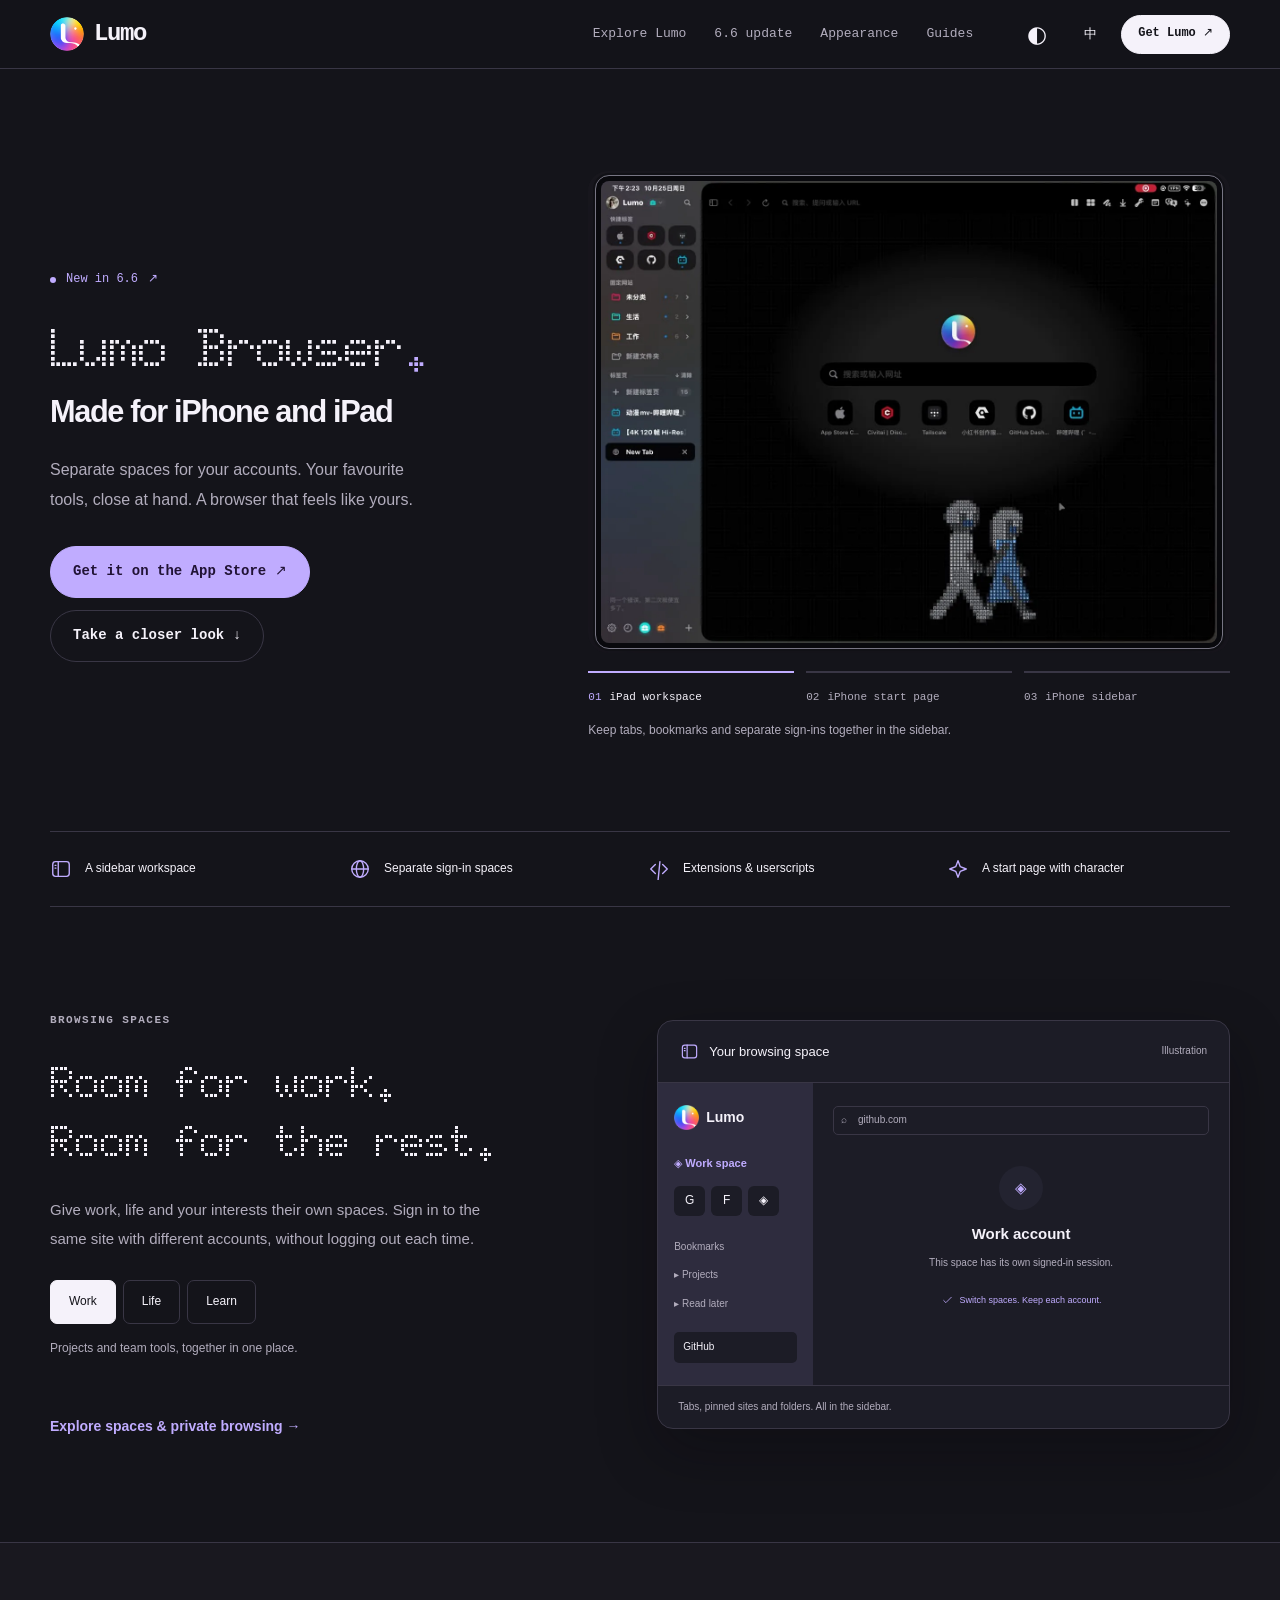
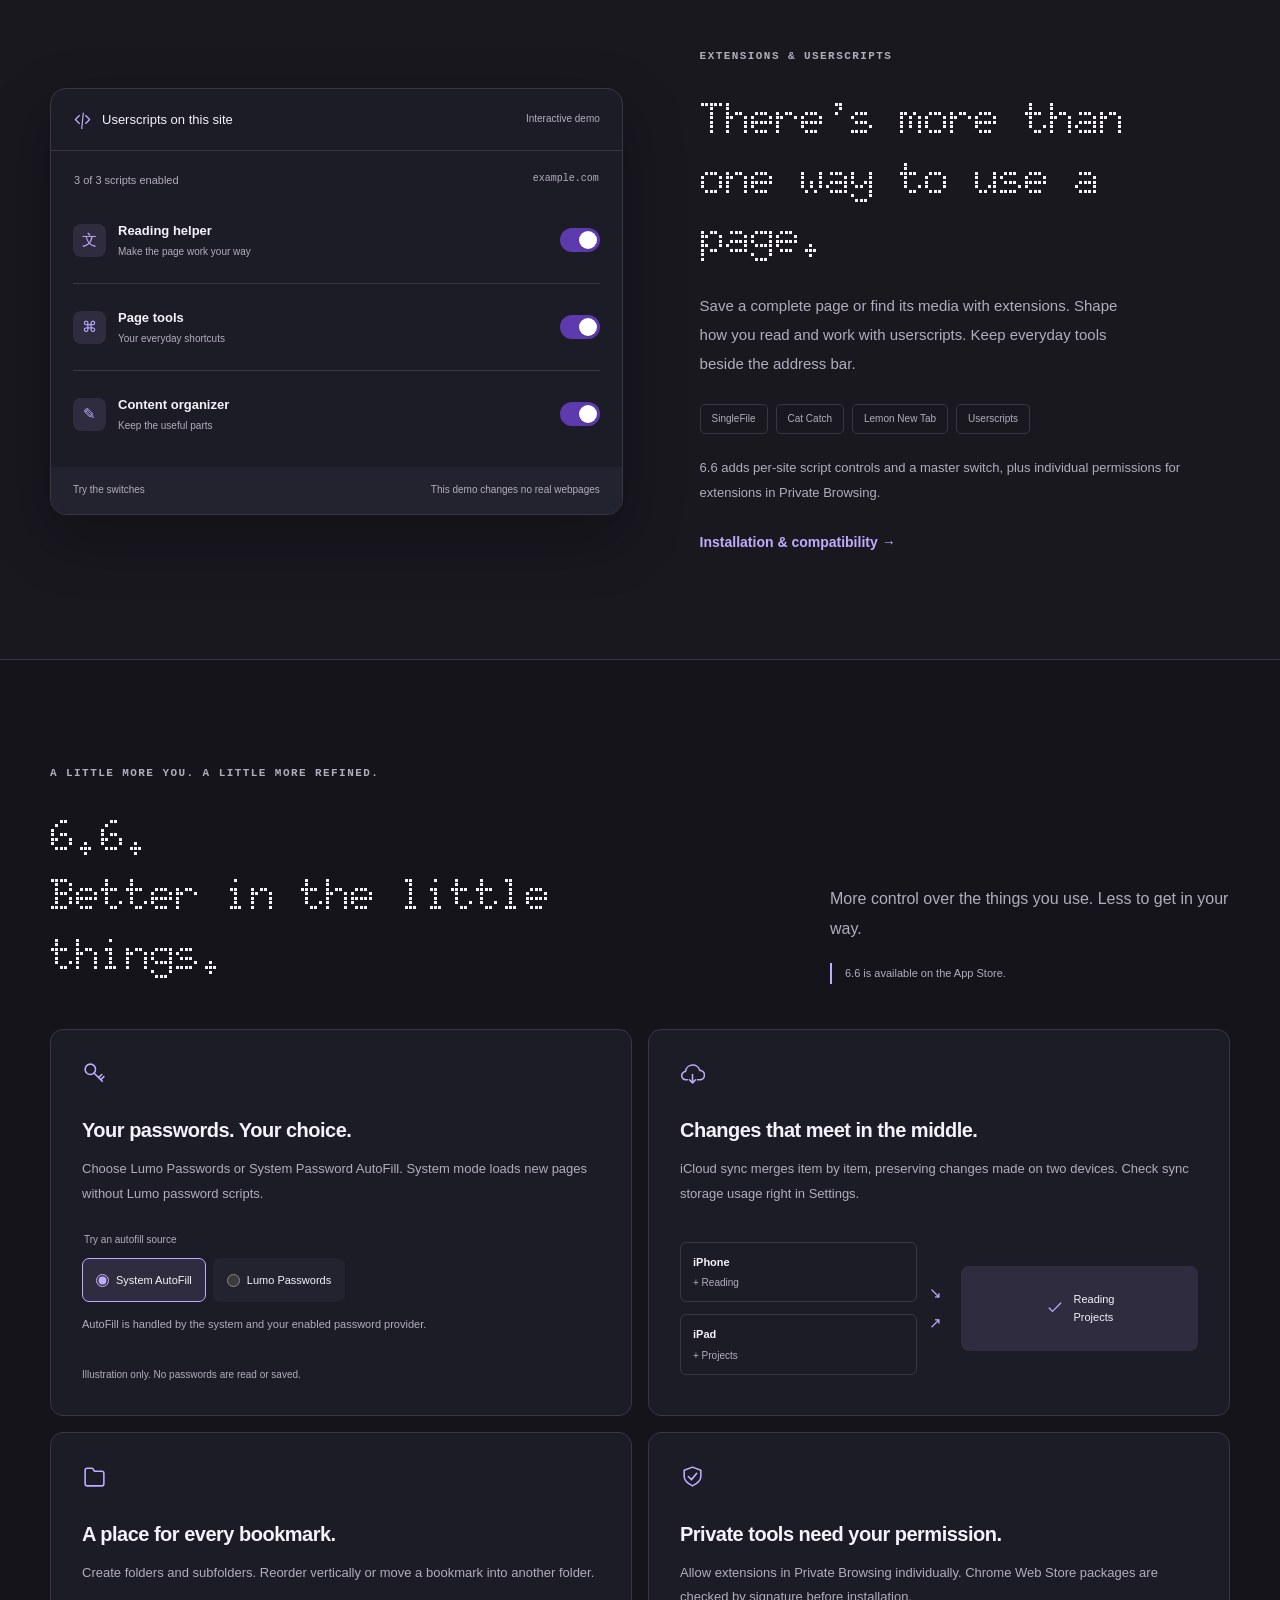
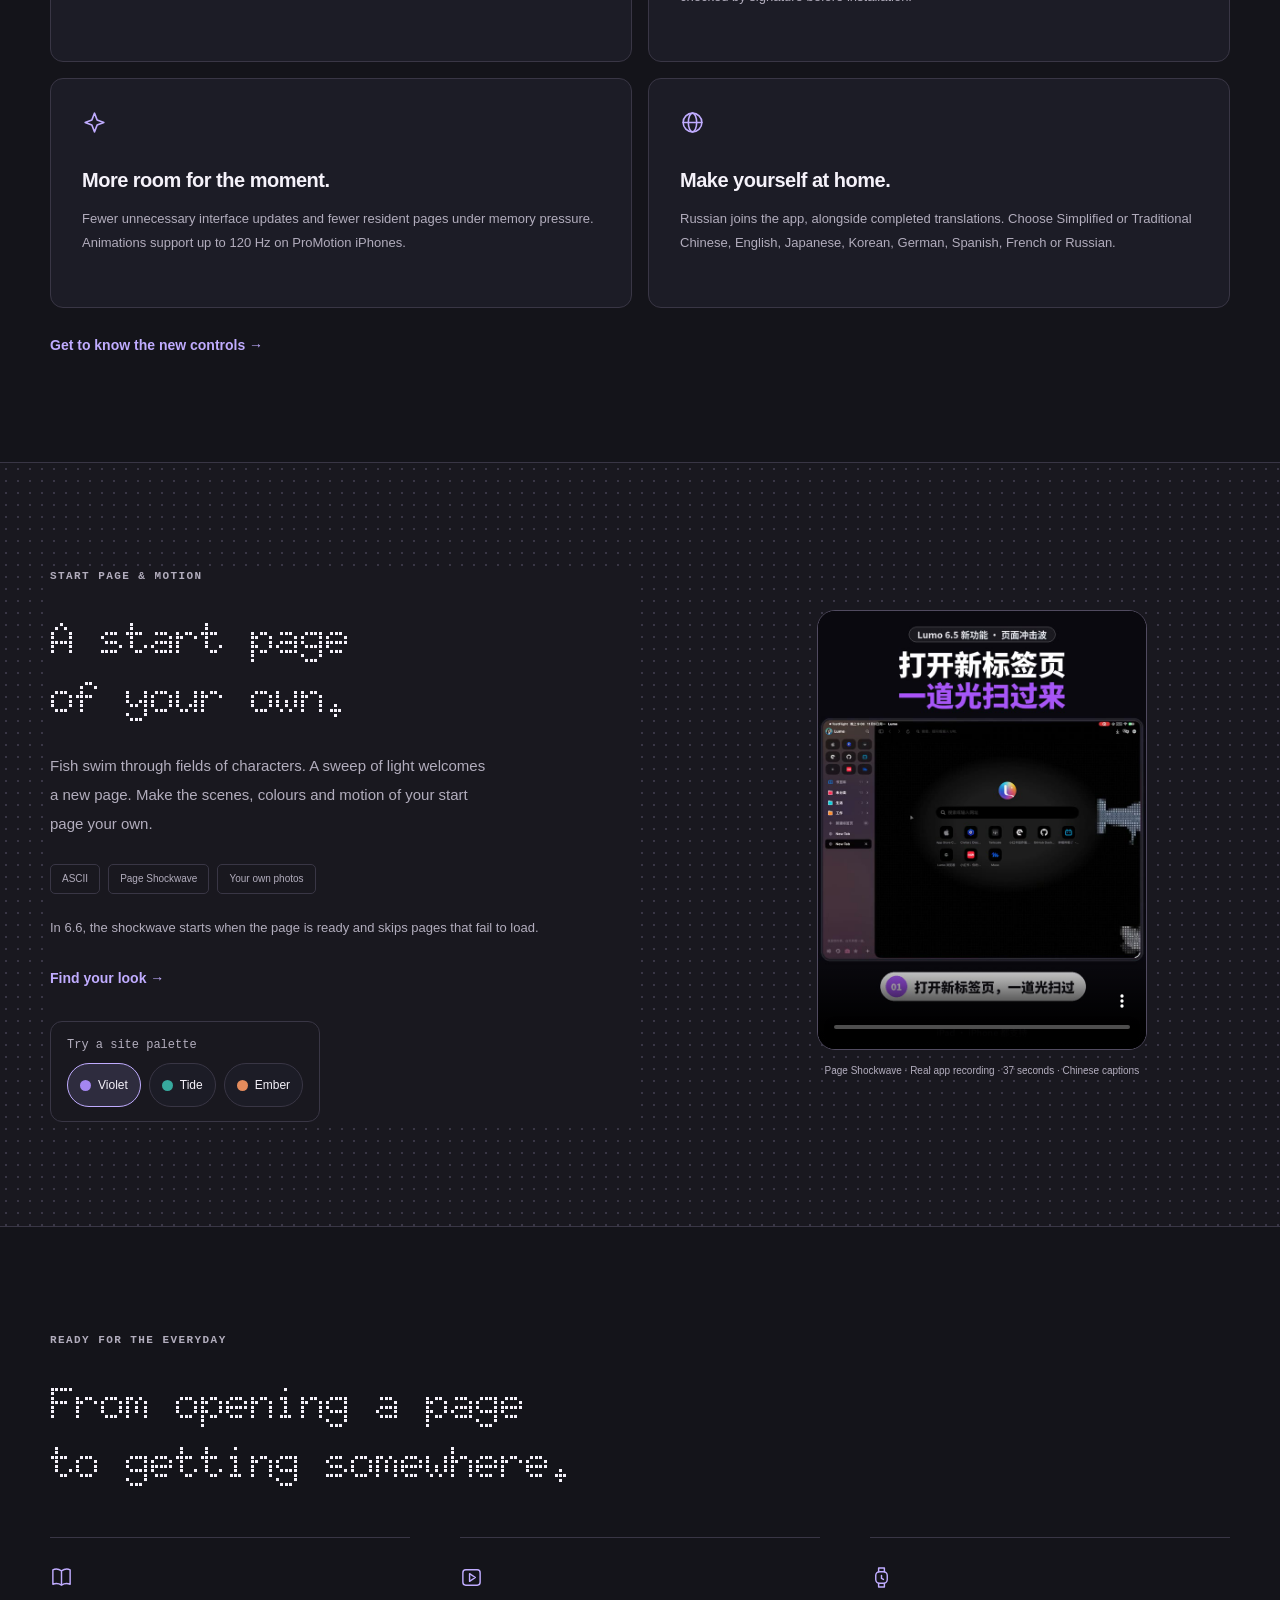
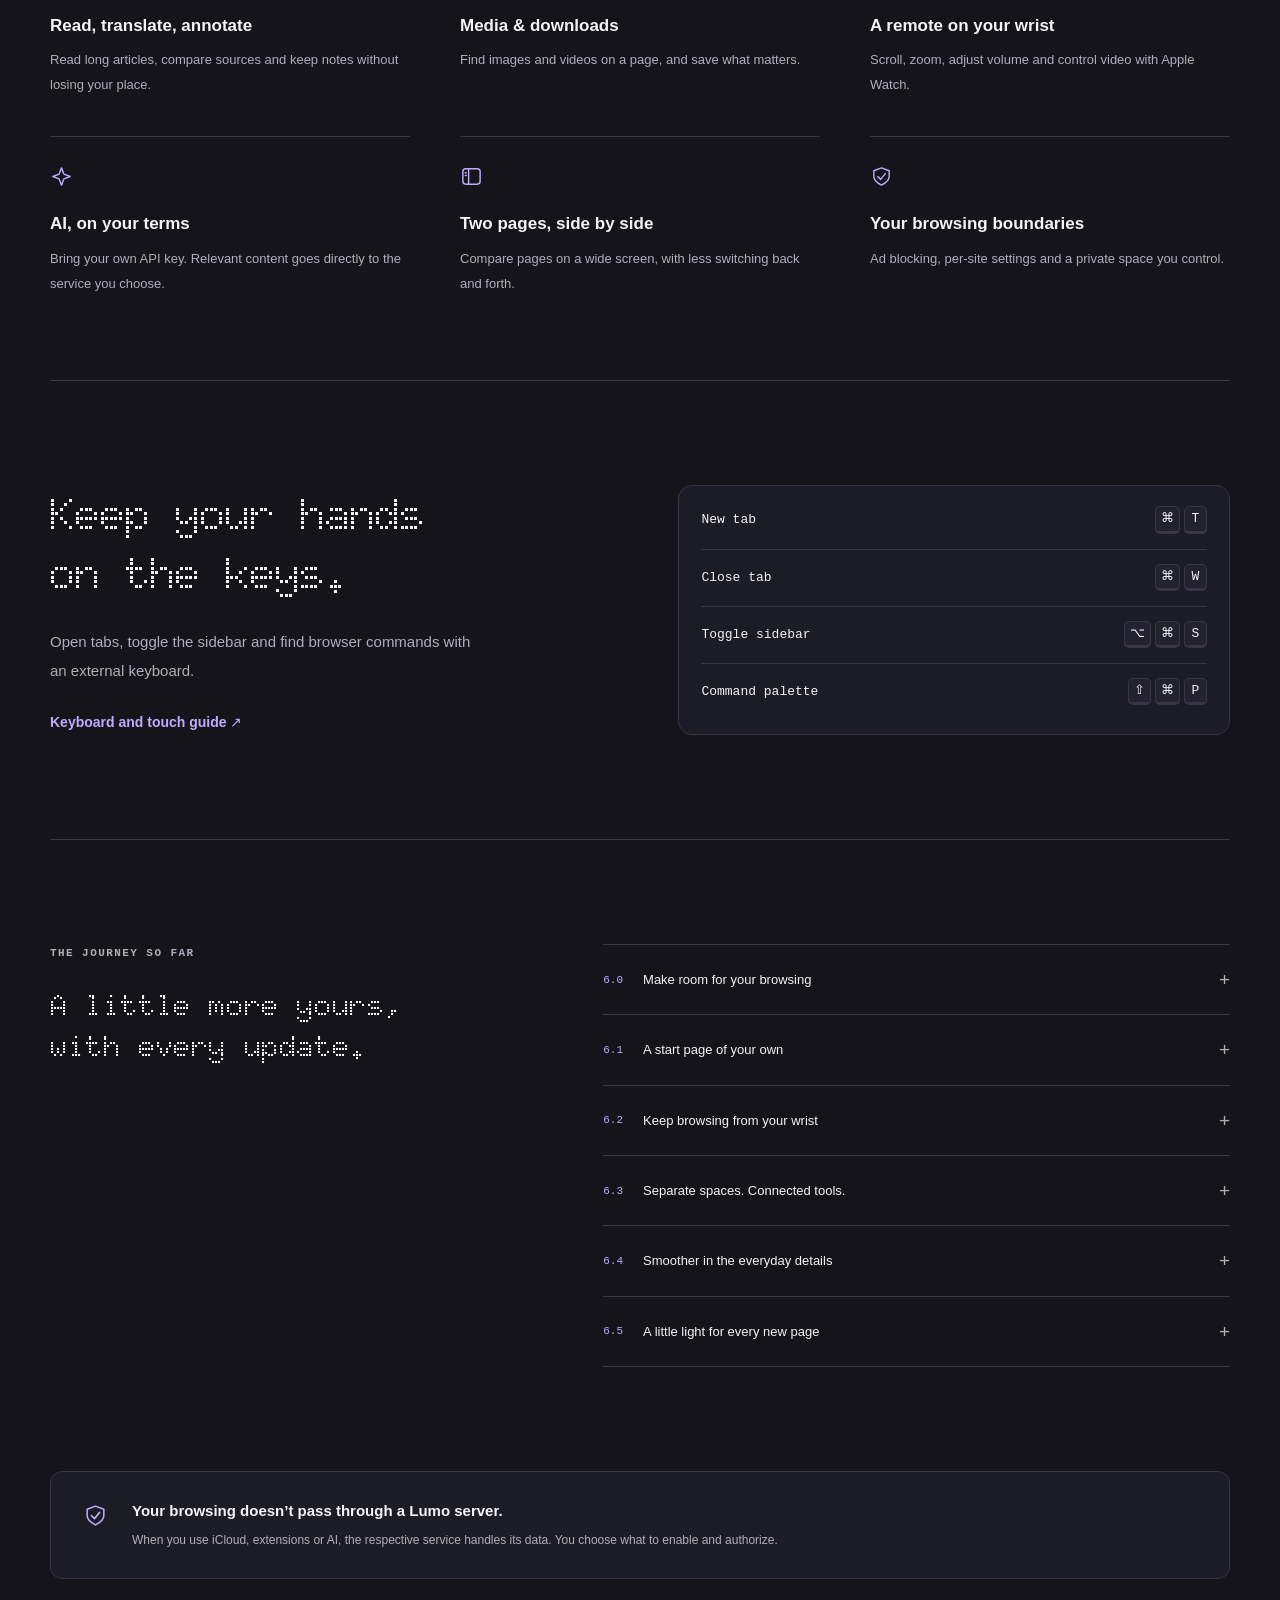
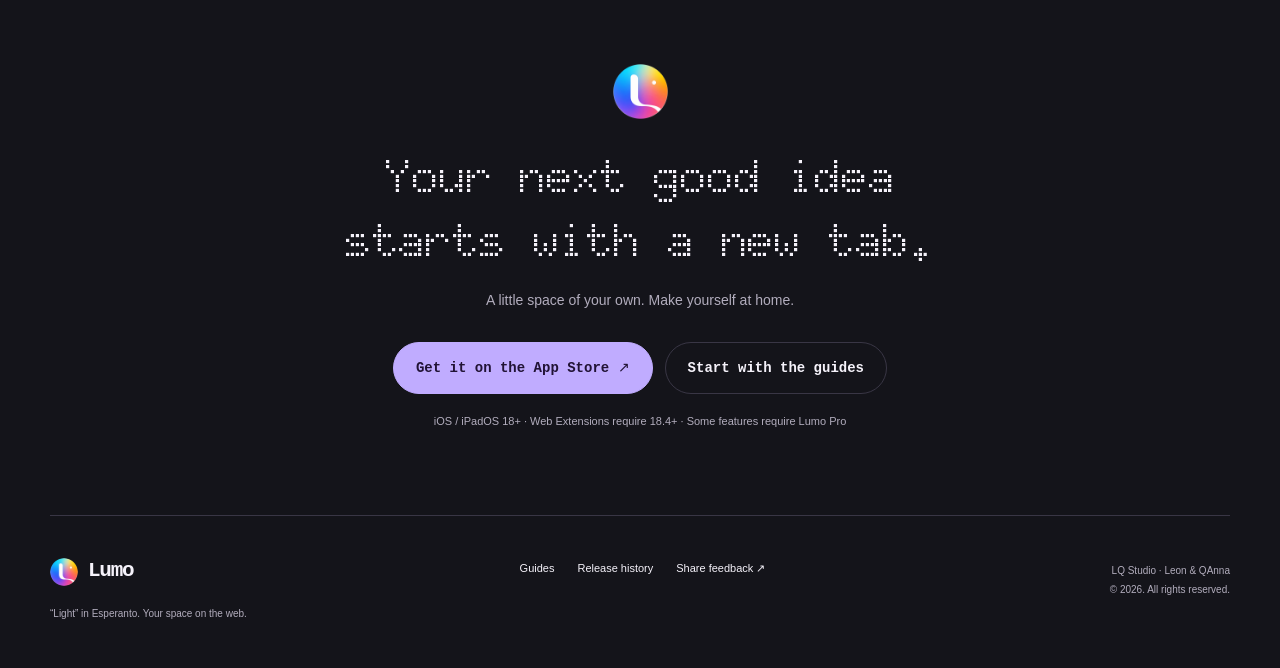
<file: index.html>
<!doctype html>
<html lang="zh-Hans">
  <head>
    <meta charset="utf-8" />
    <meta
      name="viewport"
      content="width=device-width,initial-scale=1,viewport-fit=cover"
    />
    <meta name="color-scheme" content="light dark" />
    <meta name="theme-color" content="#14141a" />
    <meta
      name="description"
      content="Lumo，适用于 iPhone 与 iPad 的侧边栏浏览器。独立登录空间、扩展与用户脚本、阅读与翻译，以及 6.6 新功能。"
    />
    <meta property="og:type" content="website" />
    <meta property="og:title" content="Lumo · 你的浏览，由你定义。" />
    <meta
      property="og:description"
      content="把账号、工具和灵感，放进属于你的浏览空间。探索 Lumo 与 6.6 新功能。"
    />
    <meta
      property="og:url"
      content="https://greatgithubfish.github.io/Lumo-Browser-Website/"
    />
    <meta
      property="og:image"
      content="https://greatgithubfish.github.io/Lumo-Browser-Website/assets/lumo-ipad-real.webp"
    />
    <meta name="twitter:card" content="summary_large_image" />
    <title>Lumo · 你的浏览，由你定义。</title>
    <link rel="icon" href="favicon.svg" />
    <script>
      try {
        const t = localStorage.getItem("lumo-site-theme");
        const palette = localStorage.getItem("lumo-site-palette");
        if (t === "light" || t === "dark")
          document.documentElement.dataset.theme = t;
        if (["violet", "tide", "ember"].includes(palette))
          document.documentElement.dataset.palette = palette;
      } catch {}
    </script>
    <link rel="stylesheet" href="assets/website.css?v=66-dot" />
    <script defer src="assets/site.js?v=66-dot"></script>
  </head>
  <body data-page="home">
    <a
      data-zh="跳到正文"
      data-en="Skip to content"
      href="#main"
      class="skip-link"
      >跳到正文</a
    >
    <header class="site-header">
      <div class="shell header-inner">
        <a class="brand" href="index.html" aria-label="Lumo"
          ><img src="assets/lumo-logo.png" width="34" height="34" alt="" /><span
            >Lumo</span
          ></a
        >
        <nav aria-label="主导航">
          <a
            data-zh="探索 Lumo"
            data-en="Explore Lumo"
            href="index.html#features"
            class=""
            >探索 Lumo</a
          ><a
            data-zh="6.6 新功能"
            data-en="6.6 update"
            href="index.html#whats-new"
            class=""
            >6.6 新功能</a
          ><a href="index.html#appearance" data-zh="外观" data-en="Appearance"
            >外观</a
          ><a data-zh="使用指南" data-en="Guides" href="support.html" class=""
            >使用指南</a
          >
        </nav>
        <div class="header-actions">
          <button class="theme-toggle" type="button" aria-label="切换到深色">
            <span aria-hidden="true">◐</span></button
          ><button
            class="language"
            type="button"
            aria-label="Switch to English"
          >
            EN</button
          ><a
            data-zh="获取 Lumo ↗"
            data-en="Get Lumo ↗"
            href="https://apps.apple.com/app/id6794906429"
            class="button small"
            >获取 Lumo ↗</a
          >
        </div>
      </div>
    </header>
    <svg
      class="icon-sprite"
      xmlns="http://www.w3.org/2000/svg"
      aria-hidden="true"
    >
      <defs>
        <symbol id="i-sidebar" viewBox="0 0 24 24">
          <rect x="3" y="4" width="18" height="16" rx="3" />
          <path d="M9 4v16M5.5 8h1M5.5 11h1" />
        </symbol>
        <symbol id="i-key" viewBox="0 0 24 24">
          <circle cx="8" cy="8" r="5" />
          <path d="m11.5 11.5 8 8M16 16l3-3M18 18l3-3" />
        </symbol>
        <symbol id="i-cloud" viewBox="0 0 24 24">
          <path
            d="M7 18H6a4 4 0 0 1-.7-8A7 7 0 0 1 19 9a4.5 4.5 0 0 1 0 9h-2M12 13v8m-3-3 3 3 3-3"
          />
        </symbol>
        <symbol id="i-folder" viewBox="0 0 24 24">
          <path
            d="M3 8V6a2 2 0 0 1 2-2h5l2 3h7a2 2 0 0 1 2 2v10a2 2 0 0 1-2 2H5a2 2 0 0 1-2-2V8Z"
          />
        </symbol>
        <symbol id="i-code" viewBox="0 0 24 24">
          <path d="m8 7-5 5 5 5m8-10 5 5-5 5m-3-13-2 20" />
        </symbol>
        <symbol id="i-shield" viewBox="0 0 24 24">
          <path d="m12 3 8 3v6c0 4-4 7-8 9-4-2-8-5-8-9V6l8-3Z" />
          <path d="m8 12 3 3 5-6" />
        </symbol>
        <symbol id="i-arrow" viewBox="0 0 24 24">
          <path d="M5 12h14m-6-6 6 6-6 6" />
        </symbol>
        <symbol id="i-book" viewBox="0 0 24 24">
          <path
            d="M12 5c-3-2-7-2-9-1v15c3-1 6-1 9 1m0-15c3-2 7-2 9-1v15c-3-1-6-1-9 1V5Z"
          />
        </symbol>
        <symbol id="i-watch" viewBox="0 0 24 24">
          <rect x="6" y="6" width="12" height="12" rx="4" />
          <path d="M9 6V2h6v4m-6 12v4h6v-4m-3-8v3l2 1" />
        </symbol>
        <symbol id="i-media" viewBox="0 0 24 24">
          <rect x="3" y="4" width="18" height="16" rx="3" />
          <path d="m10 8 6 4-6 4V8Z" />
        </symbol>
        <symbol id="i-spark" viewBox="0 0 24 24">
          <path
            d="m12 3 2.5 6.5L21 12l-6.5 2.5L12 21l-2.5-6.5L3 12l6.5-2.5L12 3Z"
          />
        </symbol>
        <symbol id="i-globe" viewBox="0 0 24 24">
          <circle cx="12" cy="12" r="9" />
          <ellipse cx="12" cy="12" rx="4" ry="9" />
          <path d="M3 12h18" />
        </symbol>
        <symbol id="i-check" viewBox="0 0 24 24">
          <path d="m5 12 4 4L19 6" />
        </symbol>
      </defs>
    </svg>
    <main id="main">
      <section class="hero shell">
        <div class="hero-copy">
          <a
            data-zh='&lt;span class="status-dot"&gt;&lt;/span&gt; 6.6 新功能 &lt;span aria-hidden="true"&gt;↗&lt;/span&gt;'
            data-en='&lt;span class="status-dot"&gt;&lt;/span&gt; New in 6.6 &lt;span aria-hidden="true"&gt;↗&lt;/span&gt;'
            href="#whats-new"
            class="release-link"
            ><span class="status-dot"></span> 6.6 新功能
            <span aria-hidden="true">↗</span></a
          >
          <h1
            data-zh='&lt;span class="dot-title"&gt;Lumo Browser&lt;span class="dot"&gt;.&lt;/span&gt;&lt;/span&gt;&lt;span class="hero-subtitle"&gt;为 iPhone 与 iPad 而造&lt;/span&gt;'
            data-en='&lt;span class="dot-title"&gt;Lumo Browser&lt;span class="dot"&gt;.&lt;/span&gt;&lt;/span&gt;&lt;span class="hero-subtitle"&gt;Made for iPhone and iPad&lt;/span&gt;'
          >
            <span class="dot-title">Lumo Browser<span class="dot">.</span></span
            ><span class="hero-subtitle">为 iPhone 与 iPad 而造</span>
          </h1>
          <p
            data-zh="账号各有空间，工具随手可用。&lt;br&gt;把每一次打开，变成你喜欢的样子。"
            data-en="Separate spaces for your accounts. Your favourite tools, close at hand. A browser that feels like yours."
            class="hero-lead"
          >
            账号各有空间，工具随手可用。<br />把每一次打开，变成你喜欢的样子。
          </p>
          <div class="actions">
            <a
              data-zh="在 App Store 获取 ↗"
              data-en="Get it on the App Store ↗"
              href="https://apps.apple.com/app/id6794906429"
              class="button primary"
              >在 App Store 获取 ↗</a
            ><a
              data-zh="走近 Lumo ↓"
              data-en="Take a closer look ↓"
              href="#features"
              class="button secondary"
              >走近 Lumo ↓</a
            >
          </div>
        </div>
        <div class="hero-visual">
          <figure class="device-tour">
            <div class="device-screen" id="device-screen">
              <div class="device-slide ipad" data-slide="ipad">
                <img
                  src="assets/lumo-ipad-real.webp"
                  width="1376"
                  height="1032"
                  alt="iPad 上的 Lumo 起始页和侧边栏"
                  data-alt-zh="iPad 上的 Lumo 起始页和侧边栏"
                  data-alt-en="Lumo start page and sidebar on iPad"
                  fetchpriority="high"
                />
              </div>
              <div class="device-slide phone" data-slide="phone" hidden>
                <img
                  src="assets/lumo-iphone-home.webp"
                  width="630"
                  height="1368"
                  alt="iPhone 上的 Lumo 起始页"
                  data-alt-zh="iPhone 上的 Lumo 起始页"
                  data-alt-en="Lumo start page on iPhone"
                />
              </div>
              <div class="device-slide sidebar" data-slide="sidebar" hidden>
                <img
                  src="assets/lumo-iphone-sidebar.webp"
                  width="630"
                  height="1368"
                  alt="iPhone 上的 Lumo 侧边栏"
                  data-alt-zh="iPhone 上的 Lumo 侧边栏"
                  data-alt-en="Lumo sidebar on iPhone"
                />
              </div>
            </div>
            <div
              class="device-steps"
              role="group"
              data-aria-zh="切换实机界面"
              data-aria-en="Choose an app screen"
              aria-label="切换实机界面"
            >
              <button
                type="button"
                data-device="ipad"
                aria-pressed="true"
                aria-controls="device-screen"
                data-zh='&lt;span aria-hidden="true"&gt;01&lt;/span&gt;宽屏工作台'
                data-en='&lt;span aria-hidden="true"&gt;01&lt;/span&gt;iPad workspace'
              >
                <span aria-hidden="true">01</span>宽屏工作台</button
              ><button
                type="button"
                data-device="phone"
                aria-pressed="false"
                aria-controls="device-screen"
                data-zh='&lt;span aria-hidden="true"&gt;02&lt;/span&gt;手机起始页'
                data-en='&lt;span aria-hidden="true"&gt;02&lt;/span&gt;iPhone start page'
              >
                <span aria-hidden="true">02</span>手机起始页</button
              ><button
                type="button"
                data-device="sidebar"
                aria-pressed="false"
                aria-controls="device-screen"
                data-zh='&lt;span aria-hidden="true"&gt;03&lt;/span&gt;手机侧边栏'
                data-en='&lt;span aria-hidden="true"&gt;03&lt;/span&gt;iPhone sidebar'
              >
                <span aria-hidden="true">03</span>手机侧边栏
              </button>
            </div>
            <figcaption class="device-description" aria-live="polite">
              <p
                data-slide-caption="ipad"
                data-zh="标签、收藏和独立登录空间都在侧边栏里。"
                data-en="Keep tabs, bookmarks and separate sign-ins together in the sidebar."
              >
                标签、收藏和独立登录空间都在侧边栏里。
              </p>
              <p
                data-slide-caption="phone"
                hidden
                data-zh="搜索、快捷网站和自定义字符背景，打开新标签就能用。"
                data-en="Search, pinned shortcuts and a custom ASCII background in every new tab."
              >
                搜索、快捷网站和自定义字符背景，打开新标签就能用。
              </p>
              <p
                data-slide-caption="sidebar"
                hidden
                data-zh="从屏幕左边缘滑入，切换空间、标签和文件夹。"
                data-en="Swipe in from the left to switch spaces, tabs and folders."
              >
                从屏幕左边缘滑入，切换空间、标签和文件夹。
              </p>
            </figcaption>
          </figure>
        </div>
      </section>
      <div class="shell feature-rail">
        <div>
          <svg class="icon" aria-hidden="true"><use href="#i-sidebar" /></svg
          ><span data-zh="侧边栏工作台" data-en="A sidebar workspace"
            >侧边栏工作台</span
          >
        </div>
        <div>
          <svg class="icon" aria-hidden="true"><use href="#i-globe" /></svg
          ><span data-zh="独立登录空间" data-en="Separate sign-in spaces"
            >独立登录空间</span
          >
        </div>
        <div>
          <svg class="icon" aria-hidden="true"><use href="#i-code" /></svg
          ><span data-zh="扩展与用户脚本" data-en="Extensions &amp; userscripts"
            >扩展与用户脚本</span
          >
        </div>
        <div>
          <svg class="icon" aria-hidden="true"><use href="#i-spark" /></svg
          ><span data-zh="有个性的起始页" data-en="A start page with character"
            >有个性的起始页</span
          >
        </div>
      </div>
      <section id="features" class="shell section split-feature">
        <div class="feature-copy">
          <p data-zh="独立登录空间" data-en="BROWSING SPACES" class="eyebrow">
            独立登录空间
          </p>
          <h2
            data-zh="工作有工作的位置，&lt;br&gt;生活也有。"
            data-en="Room for work.&lt;br&gt;Room for the rest."
          >
            工作有工作的位置，<br />生活也有。
          </h2>
          <p
            data-zh="把工作、生活和兴趣分成不同空间。同一个网站，也能分别登录不同账号，切换时不必反复退出。"
            data-en="Give work, life and your interests their own spaces. Sign in to the same site with different accounts, without logging out each time."
            class="feature-lead"
          >
            把工作、生活和兴趣分成不同空间。同一个网站，也能分别登录不同账号，切换时不必反复退出。
          </p>
          <div
            class="space-picker"
            role="group"
            aria-label="空间演示"
            data-aria-zh="空间演示"
            data-aria-en="Space demo"
          >
            <button
              data-zh="工作"
              data-en="Work"
              type="button"
              data-profile="work"
              aria-pressed="true"
            >
              工作</button
            ><button
              data-zh="生活"
              data-en="Life"
              type="button"
              data-profile="life"
              aria-pressed="false"
            >
              生活</button
            ><button
              data-zh="学习"
              data-en="Learn"
              type="button"
              data-profile="learn"
              aria-pressed="false"
            >
              学习
            </button>
          </div>
          <p class="profile-copy" aria-live="polite"></p>
          <a
            data-zh="了解空间与无痕浏览 →"
            data-en="Explore spaces &amp; private browsing →"
            href="support.html#spaces"
            class="text-link"
            >了解空间与无痕浏览 →</a
          >
        </div>
        <div class="workspace-demo">
          <div class="demo-topline">
            <svg class="icon" aria-hidden="true"><use href="#i-sidebar" /></svg
            ><span data-zh="你的浏览空间" data-en="Your browsing space"
              >你的浏览空间</span
            ><small data-zh="功能示意" data-en="Illustration">功能示意</small>
          </div>
          <div class="workspace-body">
            <div class="mini-sidebar">
              <div class="mini-brand">
                <img
                  src="assets/lumo-logo.png"
                  width="25"
                  height="25"
                  alt=""
                />Lumo
              </div>
              <div class="profile-mark"></div>
              <div class="mini-sites">
                <span>G</span><span>F</span><span>◈</span>
              </div>
              <div data-zh="书签库" data-en="Bookmarks" class="mini-row">
                书签库
              </div>
              <div data-zh="▸ 项目资料" data-en="▸ Projects" class="mini-row">
                ▸ 项目资料
              </div>
              <div data-zh="▸ 稍后阅读" data-en="▸ Read later" class="mini-row">
                ▸ 稍后阅读
              </div>
              <div class="mini-tab"></div>
            </div>
            <div class="mini-page">
              <div class="mini-address">
                <span aria-hidden="true">⌕</span> github.com
              </div>
              <div class="account-avatar">L</div>
              <strong class="account-title"></strong>
              <p
                data-zh="此空间拥有自己的登录状态。"
                data-en="This space has its own signed-in session."
              >
                此空间拥有自己的登录状态。
              </p>
              <div class="account-status">
                <svg class="icon" aria-hidden="true">
                  <use href="#i-check" /></svg
                ><span
                  data-zh="切换空间，保留各自账号"
                  data-en="Switch spaces. Keep each account."
                  >切换空间，保留各自账号</span
                >
              </div>
            </div>
          </div>
          <div class="workspace-foot">
            <span
              data-zh="标签、固定网站、文件夹，都在侧边栏。"
              data-en="Tabs, pinned sites and folders. All in the sidebar."
              >标签、固定网站、文件夹，都在侧边栏。</span
            >
          </div>
        </div>
      </section>
      <section class="tinted-band">
        <div class="shell section split-feature reverse">
          <div class="scripts-demo">
            <div class="demo-topline">
              <svg class="icon" aria-hidden="true"><use href="#i-code" /></svg
              ><span
                data-zh="此网站的用户脚本"
                data-en="Userscripts on this site"
                >此网站的用户脚本</span
              ><small data-zh="交互示意" data-en="Interactive demo"
                >交互示意</small
              >
            </div>
            <div class="script-summary">
              <span class="script-count" aria-live="polite"></span
              ><code>example.com</code>
            </div>
            <div class="script-list">
              <div class="script-row">
                <span class="script-symbol">文</span>
                <div>
                  <strong data-zh="阅读辅助" data-en="Reading helper"
                    >阅读辅助</strong
                  ><small
                    data-zh="按你的习惯，调整页面"
                    data-en="Make the page work your way"
                    >按你的习惯，调整页面</small
                  >
                </div>
                <button
                  data-zh="&lt;span&gt;&lt;/span&gt;"
                  data-en="&lt;span&gt;&lt;/span&gt;"
                  class="demo-toggle"
                  role="switch"
                  aria-checked="true"
                  type="button"
                  data-script-switch="translate"
                  data-aria-zh="阅读辅助"
                  data-aria-en="Reading helper"
                >
                  <span></span>
                </button>
              </div>
              <div class="script-row">
                <span class="script-symbol">⌘</span>
                <div>
                  <strong data-zh="网页小工具" data-en="Page tools"
                    >网页小工具</strong
                  ><small
                    data-zh="常用操作，随手就有"
                    data-en="Your everyday shortcuts"
                    >常用操作，随手就有</small
                  >
                </div>
                <button
                  data-zh="&lt;span&gt;&lt;/span&gt;"
                  data-en="&lt;span&gt;&lt;/span&gt;"
                  class="demo-toggle"
                  role="switch"
                  aria-checked="true"
                  type="button"
                  data-script-switch="tools"
                  data-aria-zh="网页小工具"
                  data-aria-en="Page tools"
                >
                  <span></span>
                </button>
              </div>
              <div class="script-row">
                <span class="script-symbol">✎</span>
                <div>
                  <strong data-zh="内容整理" data-en="Content organizer"
                    >内容整理</strong
                  ><small
                    data-zh="把有用的信息留下来"
                    data-en="Keep the useful parts"
                    >把有用的信息留下来</small
                  >
                </div>
                <button
                  data-zh="&lt;span&gt;&lt;/span&gt;"
                  data-en="&lt;span&gt;&lt;/span&gt;"
                  class="demo-toggle"
                  role="switch"
                  aria-checked="true"
                  type="button"
                  data-script-switch="notes"
                  data-aria-zh="内容整理"
                  data-aria-en="Content organizer"
                >
                  <span></span>
                </button>
              </div>
            </div>
            <div class="demo-bottom">
              <span data-zh="试试右侧开关" data-en="Try the switches"
                >试试右侧开关</span
              ><span
                data-zh="演示不会修改真实网页"
                data-en="This demo changes no real webpages"
                >演示不会修改真实网页</span
              >
            </div>
          </div>
          <div class="feature-copy">
            <p
              data-zh="扩展与用户脚本"
              data-en="EXTENSIONS &amp; USERSCRIPTS"
              class="eyebrow"
            >
              扩展与用户脚本
            </p>
            <h2
              data-zh="网页的用法，&lt;br&gt;可以不止一种。"
              data-en="There’s more than&lt;br&gt;one way to use a page."
            >
              网页的用法，<br />可以不止一种。
            </h2>
            <p
              data-zh="用扩展保存整张网页、发现媒体；用用户脚本调整阅读和操作方式。常用工具，就在地址栏旁边。"
              data-en="Save a complete page or find its media with extensions. Shape how you read and work with userscripts. Keep everyday tools beside the address bar."
              class="feature-lead"
            >
              用扩展保存整张网页、发现媒体；用用户脚本调整阅读和操作方式。常用工具，就在地址栏旁边。
            </p>
            <div class="extension-names">
              <span>SingleFile</span><span>Cat Catch</span
              ><span>Lemon New Tab</span><span>Userscripts</span>
            </div>
            <p
              data-zh="6.6 增加本站脚本面板与总开关，也能逐个允许扩展在无痕空间中运行。"
              data-en="6.6 adds per-site script controls and a master switch, plus individual permissions for extensions in Private Browsing."
              class="supporting-copy"
            >
              6.6 增加本站脚本面板与总开关，也能逐个允许扩展在无痕空间中运行。
            </p>
            <a
              data-zh="查看安装与兼容说明 →"
              data-en="Installation &amp; compatibility →"
              href="support.html#extensions"
              class="text-link"
              >查看安装与兼容说明 →</a
            >
          </div>
        </div>
      </section>
      <section id="whats-new" class="shell section release-section">
        <div class="release-heading">
          <div>
            <p
              data-zh="接下来，更顺手"
              data-en="A LITTLE MORE YOU. A LITTLE MORE REFINED."
              class="eyebrow"
            >
              接下来，更顺手
            </p>
            <h2
              data-zh="6.6，&lt;br&gt;从细节往前一步。"
              data-en="6.6.&lt;br&gt;Better in the little things."
            >
              6.6，<br />从细节往前一步。
            </h2>
          </div>
          <div class="release-intro">
            <p
              data-zh="把常用的选择交给你，把繁琐的事留给浏览器。"
              data-en="More control over the things you use. Less to get in your way."
            >
              把常用的选择交给你，把繁琐的事留给浏览器。
            </p>
            <p
              class="release-status"
              data-zh="6.6 已在 App Store 上线。"
              data-en="6.6 is available on the App Store."
            >
              6.6 已在 App Store 上线。
            </p>
          </div>
        </div>
        <div class="release-grid">
          <article class="release-card password-card">
            <svg class="icon" aria-hidden="true"><use href="#i-key" /></svg>
            <h3
              data-zh="密码，用你习惯的方式。"
              data-en="Your passwords. Your choice."
            >
              密码，用你习惯的方式。
            </h3>
            <p
              data-zh="选择 Lumo 密码或系统密码自动填充。切到系统模式，新网页就不再加载 Lumo 密码脚本。"
              data-en="Choose Lumo Passwords or System Password AutoFill. System mode loads new pages without Lumo password scripts."
            >
              选择 Lumo 密码或系统密码自动填充。切到系统模式，新网页就不再加载
              Lumo 密码脚本。
            </p>
            <fieldset class="password-choice">
              <legend>
                <span
                  data-zh="试选自动填充来源"
                  data-en="Try an autofill source"
                  >试选自动填充来源</span
                >
              </legend>
              <label
                ><input
                  type="radio"
                  name="password-demo"
                  value="system"
                  checked
                /><span data-zh="系统密码" data-en="System AutoFill"
                  >系统密码</span
                ></label
              ><label
                ><input type="radio" name="password-demo" value="lumo" /><span
                  data-zh="Lumo 密码"
                  data-en="Lumo Passwords"
                  >Lumo 密码</span
                ></label
              >
            </fieldset>
            <p class="password-caption" aria-live="polite"></p>
            <small
              data-zh="功能示意，不会读取或保存密码。"
              data-en="Illustration only. No passwords are read or saved."
              class="demo-caption"
              >功能示意，不会读取或保存密码。</small
            >
          </article>
          <article class="release-card sync-card">
            <svg class="icon" aria-hidden="true"><use href="#i-cloud" /></svg>
            <h3
              data-zh="这边的修改，那边也接得住。"
              data-en="Changes that meet in the middle."
            >
              这边的修改，那边也接得住。
            </h3>
            <p
              data-zh="iCloud 按条目合并同步。两台设备同时整理，也能保留彼此的修改，并查看同步空间用量。"
              data-en="iCloud sync merges item by item, preserving changes made on two devices. Check sync storage usage right in Settings."
            >
              iCloud
              按条目合并同步。两台设备同时整理，也能保留彼此的修改，并查看同步空间用量。
            </p>
            <div class="sync-illustration">
              <div><span>iPhone</span><span>+ Reading</span></div>
              <span class="sync-arrow" aria-hidden="true">↘<br />↗</span>
              <div class="sync-result">
                <svg class="icon" aria-hidden="true">
                  <use href="#i-check" /></svg
                ><span>Reading<br />Projects</span>
              </div>
              <div><span>iPad</span><span>+ Projects</span></div>
            </div>
          </article>
          <article class="release-card compact-card">
            <svg class="icon" aria-hidden="true"><use href="#i-folder" /></svg>
            <h3
              data-zh="书签，整理得井井有条。"
              data-en="A place for every bookmark."
            >
              书签，整理得井井有条。
            </h3>
            <p
              data-zh="创建文件夹与子文件夹，上下拖动排序，或直接把书签移到另一个文件夹。"
              data-en="Create folders and subfolders. Reorder vertically or move a bookmark into another folder."
            >
              创建文件夹与子文件夹，上下拖动排序，或直接把书签移到另一个文件夹。
            </p>
          </article>
          <article class="release-card compact-card">
            <svg class="icon" aria-hidden="true"><use href="#i-shield" /></svg>
            <h3
              data-zh="无痕里的工具，由你许可。"
              data-en="Private tools need your permission."
            >
              无痕里的工具，由你许可。
            </h3>
            <p
              data-zh="逐个允许扩展在无痕浏览中运行。安装 Chrome 商店扩展时，先验证包签名。"
              data-en="Allow extensions in Private Browsing individually. Chrome Web Store packages are checked by signature before installation."
            >
              逐个允许扩展在无痕浏览中运行。安装 Chrome
              商店扩展时，先验证包签名。
            </p>
          </article>
          <article class="release-card compact-card">
            <svg class="icon" aria-hidden="true"><use href="#i-spark" /></svg>
            <h3
              data-zh="把流畅，留给正在做的事。"
              data-en="More room for the moment."
            >
              把流畅，留给正在做的事。
            </h3>
            <p
              data-zh="减少不必要的界面更新，内存紧张时减少常驻网页。ProMotion iPhone 动画最高支持 120Hz。"
              data-en="Fewer unnecessary interface updates and fewer resident pages under memory pressure. Animations support up to 120 Hz on ProMotion iPhones."
            >
              减少不必要的界面更新，内存紧张时减少常驻网页。ProMotion iPhone
              动画最高支持 120Hz。
            </p>
          </article>
          <article class="release-card compact-card">
            <svg class="icon" aria-hidden="true"><use href="#i-globe" /></svg>
            <h3
              data-zh="用熟悉的语言，继续浏览。"
              data-en="Make yourself at home."
            >
              用熟悉的语言，继续浏览。
            </h3>
            <p
              data-zh="新增俄语，补齐法语等语言文案。App 支持中文简繁、英文、日文、韩文、德文、西班牙文、法文与俄文。"
              data-en="Russian joins the app, alongside completed translations. Choose Simplified or Traditional Chinese, English, Japanese, Korean, German, Spanish, French or Russian."
            >
              新增俄语，补齐法语等语言文案。App
              支持中文简繁、英文、日文、韩文、德文、西班牙文、法文与俄文。
            </p>
          </article>
        </div>
        <a
          data-zh="看看 6.6 的使用方式 →"
          data-en="Get to know the new controls →"
          href="support.html#new-in-66"
          class="text-link"
          >看看 6.6 的使用方式 →</a
        >
      </section>
      <section class="motion-band" id="appearance">
        <div class="shell section motion-section">
          <div class="feature-copy">
            <p
              data-zh="起始页与动效"
              data-en="START PAGE &amp; MOTION"
              class="eyebrow"
            >
              起始页与动效
            </p>
            <h2
              data-zh="让起始页，&lt;br&gt;有你的样子。"
              data-en="A start page&lt;br&gt;of your own."
            >
              让起始页，<br />有你的样子。
            </h2>
            <p
              data-zh="游鱼在字符间穿行，一道光扫过刚打开的页面。起始页的场景、颜色和动效，都可以按你的喜好调整。"
              data-en="Fish swim through fields of characters. A sweep of light welcomes a new page. Make the scenes, colours and motion of your start page your own."
              class="feature-lead"
            >
              游鱼在字符间穿行，一道光扫过刚打开的页面。起始页的场景、颜色和动效，都可以按你的喜好调整。
            </p>
            <div class="motion-tags">
              <span>ASCII</span
              ><span data-zh="页面冲击波" data-en="Page Shockwave"
                >页面冲击波</span
              ><span data-zh="我的照片" data-en="Your own photos"
                >我的照片</span
              >
            </div>
            <p
              data-zh="6.6 中，冲击波会在页面就绪时出现；加载失败的页面不会播放。"
              data-en="In 6.6, the shockwave starts when the page is ready and skips pages that fail to load."
              class="supporting-copy"
            >
              6.6 中，冲击波会在页面就绪时出现；加载失败的页面不会播放。
            </p>
            <a
              data-zh="选择你的外观 →"
              data-en="Find your look →"
              href="support.html#appearance"
              class="text-link"
              >选择你的外观 →</a
            >
            <div class="palette-panel">
              <p
                id="palette-label"
                data-zh="试试官网配色"
                data-en="Try a site palette"
              >
                试试官网配色
              </p>
              <div
                class="palette-options"
                role="group"
                aria-labelledby="palette-label"
              >
                <button
                  type="button"
                  data-palette-choice="violet"
                  aria-pressed="true"
                  data-zh='&lt;span class="swatch" aria-hidden="true"&gt;&lt;/span&gt;紫罗兰'
                  data-en='&lt;span class="swatch" aria-hidden="true"&gt;&lt;/span&gt;Violet'
                >
                  <span class="swatch" aria-hidden="true"></span>紫罗兰</button
                ><button
                  type="button"
                  data-palette-choice="tide"
                  aria-pressed="false"
                  data-zh='&lt;span class="swatch" aria-hidden="true"&gt;&lt;/span&gt;潮汐'
                  data-en='&lt;span class="swatch" aria-hidden="true"&gt;&lt;/span&gt;Tide'
                >
                  <span class="swatch" aria-hidden="true"></span>潮汐</button
                ><button
                  type="button"
                  data-palette-choice="ember"
                  aria-pressed="false"
                  data-zh='&lt;span class="swatch" aria-hidden="true"&gt;&lt;/span&gt;暖焰'
                  data-en='&lt;span class="swatch" aria-hidden="true"&gt;&lt;/span&gt;Ember'
                >
                  <span class="swatch" aria-hidden="true"></span>暖焰
                </button>
              </div>
            </div>
          </div>
          <figure class="motion-demo">
            <video
              id="shockwave-demo"
              controls
              playsinline
              preload="none"
              width="1080"
              height="1440"
              poster="assets/videos/lumo65-page-shockwave-poster.jpg"
              aria-label="页面冲击波实机演示"
              data-aria-zh="页面冲击波实机演示"
              data-aria-en="Page Shockwave app recording"
            >
              <source
                src="assets/videos/lumo65-page-shockwave.mp4"
                type="video/mp4"
              />
              <p
                data-zh="你的浏览器暂不支持此视频。"
                data-en="Your browser cannot play this video."
              >
                你的浏览器暂不支持此视频。
              </p>
            </video>
            <figcaption>
              <span
                data-zh="页面冲击波 · 实机录屏 · 约 37 秒"
                data-en="Page Shockwave · Real app recording · 37 seconds · Chinese captions"
                >页面冲击波 · 实机录屏 · 约 37 秒</span
              >
            </figcaption>
          </figure>
        </div>
      </section>
      <section class="shell section everyday-section">
        <div class="section-heading">
          <p
            data-zh="日常需要，都在身边"
            data-en="READY FOR THE EVERYDAY"
            class="eyebrow"
          >
            日常需要，都在身边
          </p>
          <h2
            data-zh="从打开网页，&lt;br&gt;到完成想做的事。"
            data-en="From opening a page&lt;br&gt;to getting somewhere."
          >
            从打开网页，<br />到完成想做的事。
          </h2>
        </div>
        <div class="tool-grid">
          <article>
            <svg class="icon" aria-hidden="true"><use href="#i-book" /></svg>
            <h3 data-zh="阅读、翻译、批注" data-en="Read, translate, annotate">
              阅读、翻译、批注
            </h3>
            <p
              data-zh="读长文、对照资料、留下笔记，让浏览接着思路走。"
              data-en="Read long articles, compare sources and keep notes without losing your place."
            >
              读长文、对照资料、留下笔记，让浏览接着思路走。
            </p>
          </article>
          <article>
            <svg class="icon" aria-hidden="true"><use href="#i-media" /></svg>
            <h3 data-zh="媒体与下载" data-en="Media &amp; downloads">
              媒体与下载
            </h3>
            <p
              data-zh="发现页面中的图片与视频，把有用的内容带走。"
              data-en="Find images and videos on a page, and save what matters."
            >
              发现页面中的图片与视频，把有用的内容带走。
            </p>
          </article>
          <article>
            <svg class="icon" aria-hidden="true"><use href="#i-watch" /></svg>
            <h3 data-zh="手腕上的遥控器" data-en="A remote on your wrist">
              手腕上的遥控器
            </h3>
            <p
              data-zh="用 Apple Watch 控制滚动、缩放、音量与视频播放。"
              data-en="Scroll, zoom, adjust volume and control video with Apple Watch."
            >
              用 Apple Watch 控制滚动、缩放、音量与视频播放。
            </p>
          </article>
          <article>
            <svg class="icon" aria-hidden="true"><use href="#i-spark" /></svg>
            <h3 data-zh="你选择的 AI" data-en="AI, on your terms">
              你选择的 AI
            </h3>
            <p
              data-zh="使用自己的 API Key；相关内容直接发送给你选择的服务。"
              data-en="Bring your own API key. Relevant content goes directly to the service you choose."
            >
              使用自己的 API Key；相关内容直接发送给你选择的服务。
            </p>
          </article>
          <article>
            <svg class="icon" aria-hidden="true"><use href="#i-sidebar" /></svg>
            <h3 data-zh="双网页工作台" data-en="Two pages, side by side">
              双网页工作台
            </h3>
            <p
              data-zh="宽屏上并排打开网页，读资料时少一次来回切换。"
              data-en="Compare pages on a wide screen, with less switching back and forth."
            >
              宽屏上并排打开网页，读资料时少一次来回切换。
            </p>
          </article>
          <article>
            <svg class="icon" aria-hidden="true"><use href="#i-shield" /></svg>
            <h3 data-zh="自己的浏览边界" data-en="Your browsing boundaries">
              自己的浏览边界
            </h3>
            <p
              data-zh="广告拦截、单网站设置与无痕空间，按你的需要选择。"
              data-en="Ad blocking, per-site settings and a private space you control."
            >
              广告拦截、单网站设置与无痕空间，按你的需要选择。
            </p>
          </article>
        </div>
      </section>
      <section class="shell section shortcuts-section">
        <div>
          <h2 data-zh="操作不离键盘" data-en="Keep your hands on the keys.">
            操作不离键盘
          </h2>
          <p
            class="feature-lead"
            data-zh="用外接键盘打开标签、切换侧边栏或搜索浏览器命令。"
            data-en="Open tabs, toggle the sidebar and find browser commands with an external keyboard."
          >
            用外接键盘打开标签、切换侧边栏或搜索浏览器命令。
          </p>
          <a
            class="text-link"
            href="support.html#start"
            data-zh="查看键盘与触控指南 ↗"
            data-en="Keyboard and touch guide ↗"
            >查看键盘与触控指南 ↗</a
          >
        </div>
        <dl class="shortcut-list">
          <div>
            <dt data-zh="新建标签" data-en="New tab">新建标签</dt>
            <dd><kbd>⌘</kbd><kbd>T</kbd></dd>
          </div>
          <div>
            <dt data-zh="关闭标签" data-en="Close tab">关闭标签</dt>
            <dd><kbd>⌘</kbd><kbd>W</kbd></dd>
          </div>
          <div>
            <dt data-zh="切换侧边栏" data-en="Toggle sidebar">切换侧边栏</dt>
            <dd><kbd>⌥</kbd><kbd>⌘</kbd><kbd>S</kbd></dd>
          </div>
          <div>
            <dt data-zh="命令面板" data-en="Command palette">命令面板</dt>
            <dd><kbd>⇧</kbd><kbd>⌘</kbd><kbd>P</kbd></dd>
          </div>
        </dl>
      </section>
      <section id="updates" class="shell section archive-section">
        <div class="archive-heading">
          <p data-zh="一路走来" data-en="THE JOURNEY SO FAR" class="eyebrow">
            一路走来
          </p>
          <h2
            data-zh="一点点，变得更像你。"
            data-en="A little more yours,&lt;br&gt;with every update."
          >
            一点点，变得更像你。
          </h2>
        </div>
        <div class="version-archive">
          <details>
            <summary>
              <span class="version-label">6.0</span
              ><span
                data-zh="把浏览整理成自己的空间"
                data-en="Make room for your browsing"
                >把浏览整理成自己的空间</span
              ><span class="archive-plus" aria-hidden="true">+</span>
            </summary>
            <ul>
              <li
                data-zh="iPhone 与 iPad 布局，适应不同屏幕与操作方式。"
                data-en="Layouts for iPhone and iPad, tailored to the screen and input."
              >
                iPhone 与 iPad 布局，适应不同屏幕与操作方式。
              </li>
              <li
                data-zh="侧边栏空间横向切换，自选图标与颜色。"
                data-en="Swipe between sidebar spaces with your own icons and colours."
              >
                侧边栏空间横向切换，自选图标与颜色。
              </li>
              <li
                data-zh="标签拖动排序、快捷固定与文件夹收纳。"
                data-en="Reorder tabs, pin favourites and organize them in folders."
              >
                标签拖动排序、快捷固定与文件夹收纳。
              </li>
            </ul>
          </details>
          <details>
            <summary>
              <span class="version-label">6.1</span
              ><span
                data-zh="起始页，开始有自己的样子"
                data-en="A start page of your own"
                >起始页，开始有自己的样子</span
              ><span class="archive-plus" aria-hidden="true">+</span>
            </summary>
            <ul>
              <li
                data-zh="交互式 ASCII 起始页：游鱼、时钟、星座、天气等场景。"
                data-en="Interactive ASCII scenes, including fish, a clock, constellations and weather."
              >
                交互式 ASCII 起始页：游鱼、时钟、星座、天气等场景。
              </li>
              <li
                data-zh="「我的照片」字符背景，触控、搜索与快捷网站联动。"
                data-en="Turn your own photo into ASCII, with touch, search and shortcut interactions."
              >
                「我的照片」字符背景，触控、搜索与快捷网站联动。
              </li>
              <li
                data-zh="广告拦截、游戏键盘与本地 HTML 网页。"
                data-en="Ad blocking, a game keyboard and local HTML pages."
              >
                广告拦截、游戏键盘与本地 HTML 网页。
              </li>
            </ul>
          </details>
          <details>
            <summary>
              <span class="version-label">6.2</span
              ><span
                data-zh="抬起手腕，继续浏览"
                data-en="Keep browsing from your wrist"
                >抬起手腕，继续浏览</span
              ><span class="archive-plus" aria-hidden="true">+</span>
            </summary>
            <ul>
              <li
                data-zh="Apple Watch 遥控滚动、缩放、音量与视频播放。"
                data-en="Use Apple Watch to scroll, zoom, adjust volume and control video."
              >
                Apple Watch 遥控滚动、缩放、音量与视频播放。
              </li>
              <li
                data-zh="长文自动滚动，阅读时少一次伸手。"
                data-en="Auto-scroll through long pages while you read."
              >
                长文自动滚动，阅读时少一次伸手。
              </li>
            </ul>
          </details>
          <details>
            <summary>
              <span class="version-label">6.3</span
              ><span
                data-zh="空间分开，工具连起来"
                data-en="Separate spaces. Connected tools."
                >空间分开，工具连起来</span
              ><span class="archive-plus" aria-hidden="true">+</span>
            </summary>
            <ul>
              <li
                data-zh="Profile 独立登录，同一网站分别使用不同账号；滑动进入无痕空间。"
                data-en="Separate profile sign-ins for different accounts on one site; swipe into a private space."
              >
                Profile 独立登录，同一网站分别使用不同账号；滑动进入无痕空间。
              </li>
              <li
                data-zh="适配猫抓与 SingleFile，支持篡改猴 WebDAV 同步及 ZIP / JSON 导入。"
                data-en="Cat Catch and SingleFile support, plus Tampermonkey WebDAV sync and ZIP / JSON import."
              >
                适配猫抓与 SingleFile，支持篡改猴 WebDAV 同步及 ZIP / JSON
                导入。
              </li>
              <li
                data-zh="网页深色适配、自定义磨砂水印与工具栏排序。"
                data-en="Webpage dark adaptation, custom frosted watermarks and toolbar ordering."
              >
                网页深色适配、自定义磨砂水印与工具栏排序。
              </li>
              <li
                data-zh="网页监控增加 1、5、10 分钟检查间隔。"
                data-en="Page monitors add 1-, 5- and 10-minute check intervals."
              >
                网页监控增加 1、5、10 分钟检查间隔。
              </li>
            </ul>
          </details>
          <details>
            <summary>
              <span class="version-label">6.4</span
              ><span
                data-zh="把日常细节，打磨得更顺"
                data-en="Smoother in the everyday details"
                >把日常细节，打磨得更顺</span
              ><span class="archive-plus" aria-hidden="true">+</span>
            </summary>
            <ul>
              <li
                data-zh="左右侧边栏与网页尺寸同步过渡，加载提示更轻。"
                data-en="Smoother sidebar and page-size transitions, with lighter loading indicators."
              >
                左右侧边栏与网页尺寸同步过渡，加载提示更轻。
              </li>
              <li
                data-zh="网页深色适配可单独开关，并保留单网站外观选择。"
                data-en="Control webpage dark adaptation separately, with per-site appearance choices."
              >
                网页深色适配可单独开关，并保留单网站外观选择。
              </li>
              <li
                data-zh="改进 SingleFile 与柠檬起始页兼容性，优化音视频和网页跳转。"
                data-en="Improved SingleFile and Lemon New Tab compatibility, media playback and web navigation."
              >
                改进 SingleFile 与柠檬起始页兼容性，优化音视频和网页跳转。
              </li>
              <li
                data-zh="阅读列表支持一键添加，导入书签指引与页面控制台更清晰。"
                data-en="Save to the Reading List in one step, with clearer bookmark import guides and page console controls."
              >
                阅读列表支持一键添加，导入书签指引与页面控制台更清晰。
              </li>
            </ul>
          </details>
          <details>
            <summary>
              <span class="version-label">6.5</span
              ><span
                data-zh="每次打开，都有一道光"
                data-en="A little light for every new page"
                >每次打开，都有一道光</span
              ><span class="archive-plus" aria-hidden="true">+</span>
            </summary>
            <ul>
              <li
                data-zh="页面冲击波扫过新标签页，带来色彩、折射与边缘光泽。"
                data-en="A colour shockwave sweeps new tabs with refraction and a soft edge sheen."
              >
                页面冲击波扫过新标签页，带来色彩、折射与边缘光泽。
              </li>
              <li
                data-zh="四款主题，支持强度、时长、起点与触发方式设置。"
                data-en="Four themes with adjustable strength, duration, origin and trigger."
              >
                四款主题，支持强度、时长、起点与触发方式设置。
              </li>
              <li
                data-zh="动态起始页保持鲜活，效果结束后自然回到浏览。"
                data-en="Your animated start page stays live throughout the effect."
              >
                动态起始页保持鲜活，效果结束后自然回到浏览。
              </li>
              <li
                data-zh="修复部分网站深色适配持续高频检查的问题，减少无意义的后台工作。"
                data-en="Avoid continuous high-frequency dark-mode checks on affected sites, reducing unnecessary background work."
              >
                修复部分网站深色适配持续高频检查的问题，减少无意义的后台工作。
              </li>
            </ul>
          </details>
        </div>
      </section>
      <section class="shell privacy-strip">
        <svg class="icon" aria-hidden="true"><use href="#i-shield" /></svg>
        <div>
          <h3
            data-zh="Lumo 没有中转你浏览内容的服务器。"
            data-en="Your browsing doesn’t pass through a Lumo server."
          >
            Lumo 没有中转你浏览内容的服务器。
          </h3>
          <p
            data-zh="启用 iCloud、扩展或 AI 时，数据由相应服务处理。使用与授权的选择，都交给你。"
            data-en="When you use iCloud, extensions or AI, the respective service handles its data. You choose what to enable and authorize."
          >
            启用 iCloud、扩展或 AI
            时，数据由相应服务处理。使用与授权的选择，都交给你。
          </p>
        </div>
      </section>
      <section class="shell final-cta">
        <img src="assets/lumo-logo.png" width="64" height="64" alt="" />
        <h2
          data-zh="下一次打开，&lt;br&gt;从 Lumo 开始。"
          data-en="Your next good idea&lt;br&gt;starts with a new tab."
        >
          下一次打开，<br />从 Lumo 开始。
        </h2>
        <p
          data-zh="属于你的空间，等你来逛。"
          data-en="A little space of your own. Make yourself at home."
        >
          属于你的空间，等你来逛。
        </p>
        <div class="actions">
          <a
            data-zh="在 App Store 获取 ↗"
            data-en="Get it on the App Store ↗"
            href="https://apps.apple.com/app/id6794906429"
            class="button primary"
            >在 App Store 获取 ↗</a
          ><a
            data-zh="先看看使用指南"
            data-en="Start with the guides"
            href="support.html"
            class="button secondary"
            >先看看使用指南</a
          >
        </div>
        <p
          data-zh="iOS / iPadOS 18+ · 网页扩展需 18.4+ · 部分功能属于 Lumo Pro"
          data-en="iOS / iPadOS 18+ · Web Extensions require 18.4+ · Some features require Lumo Pro"
          class="availability"
        >
          iOS / iPadOS 18+ · 网页扩展需 18.4+ · 部分功能属于 Lumo Pro
        </p>
      </section>
    </main>
    <footer class="shell site-footer">
      <div>
        <a class="brand" href="index.html"
          ><img src="assets/lumo-logo.png" width="28" height="28" alt="" /><span
            >Lumo</span
          ></a
        >
        <p
          data-zh="世界语里的「光」。也是你的浏览空间。"
          data-en="“Light” in Esperanto. Your space on the web."
        >
          世界语里的「光」。也是你的浏览空间。
        </p>
      </div>
      <div class="footer-links">
        <a data-zh="使用指南" data-en="Guides" href="support.html" class=""
          >使用指南</a
        ><a
          data-zh="版本回顾"
          data-en="Release history"
          href="index.html#updates"
          class=""
          >版本回顾</a
        ><a
          data-zh="反馈与建议 ↗"
          data-en="Share feedback ↗"
          href="https://github.com/greatgithubfish/Lumo-Browser-Support/issues"
          class=""
          >反馈与建议 ↗</a
        >
      </div>
      <p
        data-zh="LQ Studio · Leon &amp;amp; QAnna&lt;br&gt;© 2026，保留所有权利。"
        data-en="LQ Studio · Leon &amp;amp; QAnna&lt;br&gt;© 2026. All rights reserved."
        class="copyright"
      >
        LQ Studio · Leon &amp; QAnna<br />© 2026，保留所有权利。
      </p>
    </footer>
  </body>
</html>
</file>
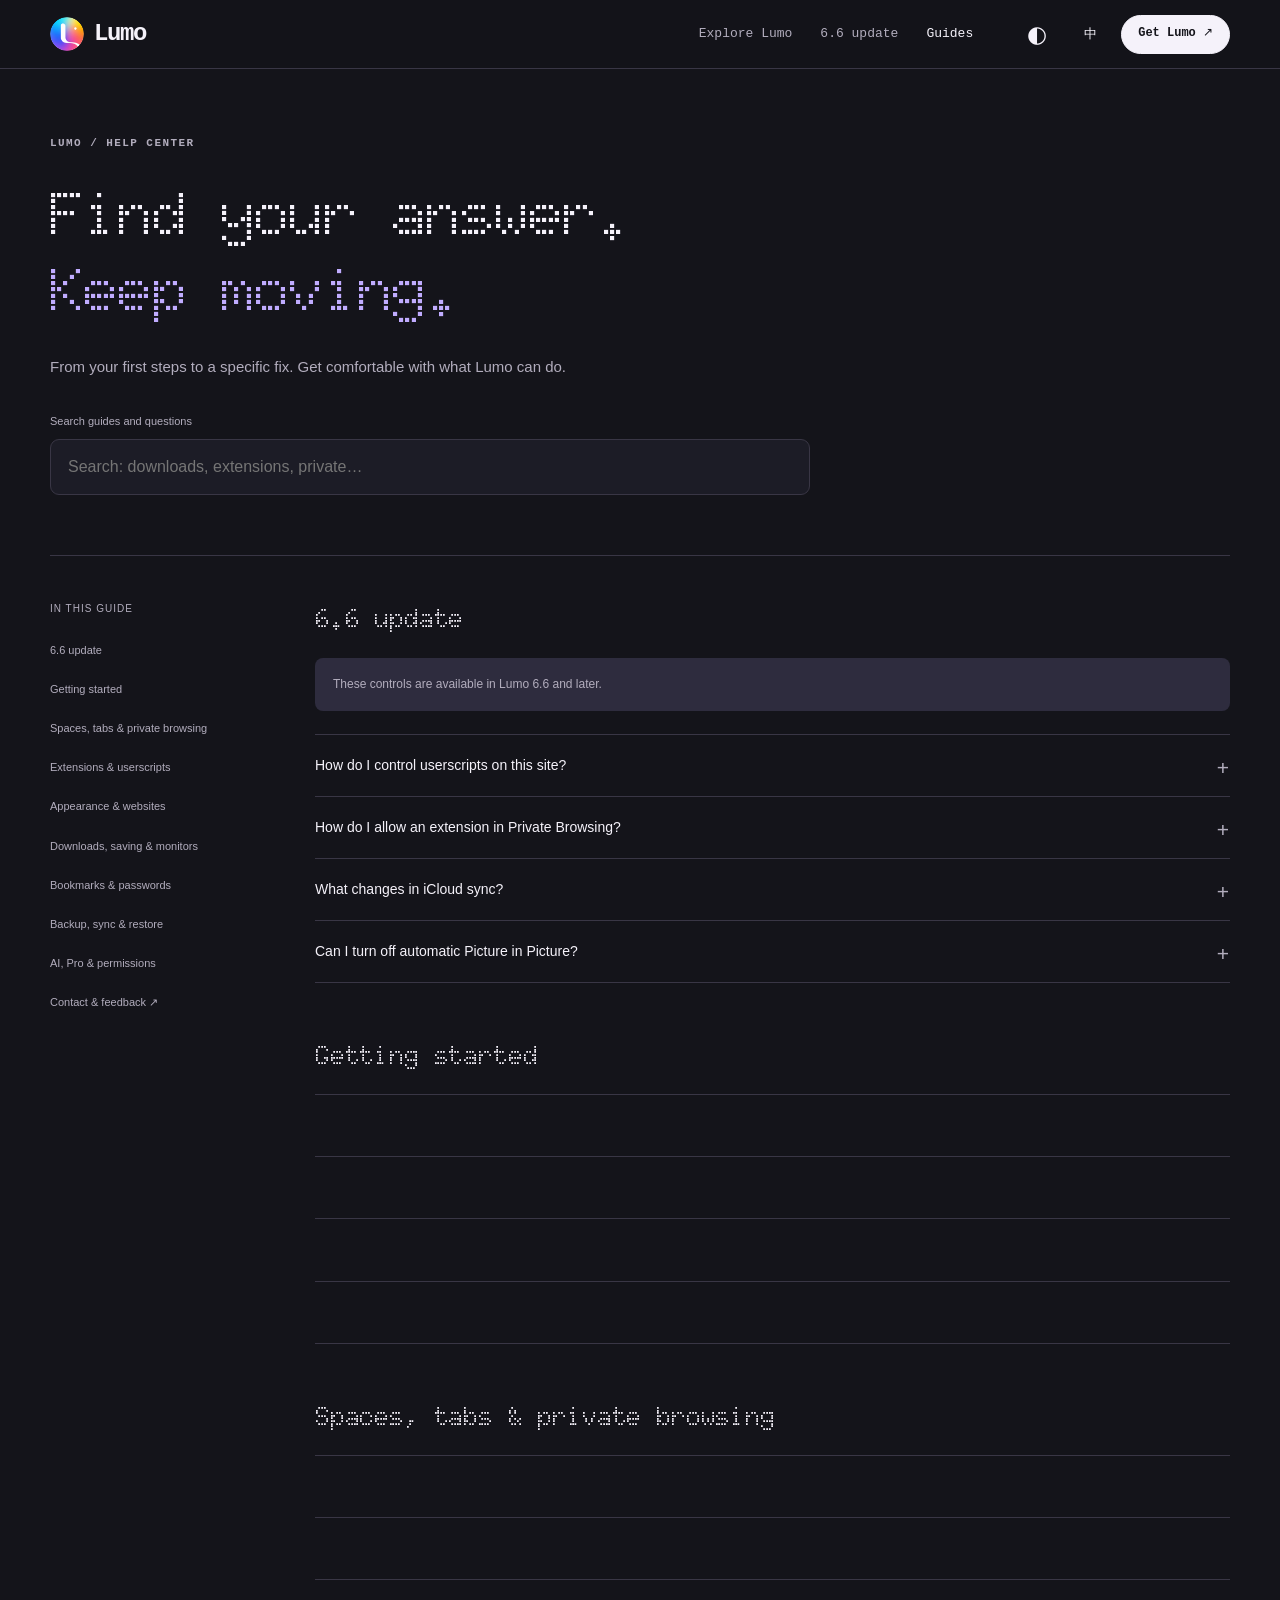
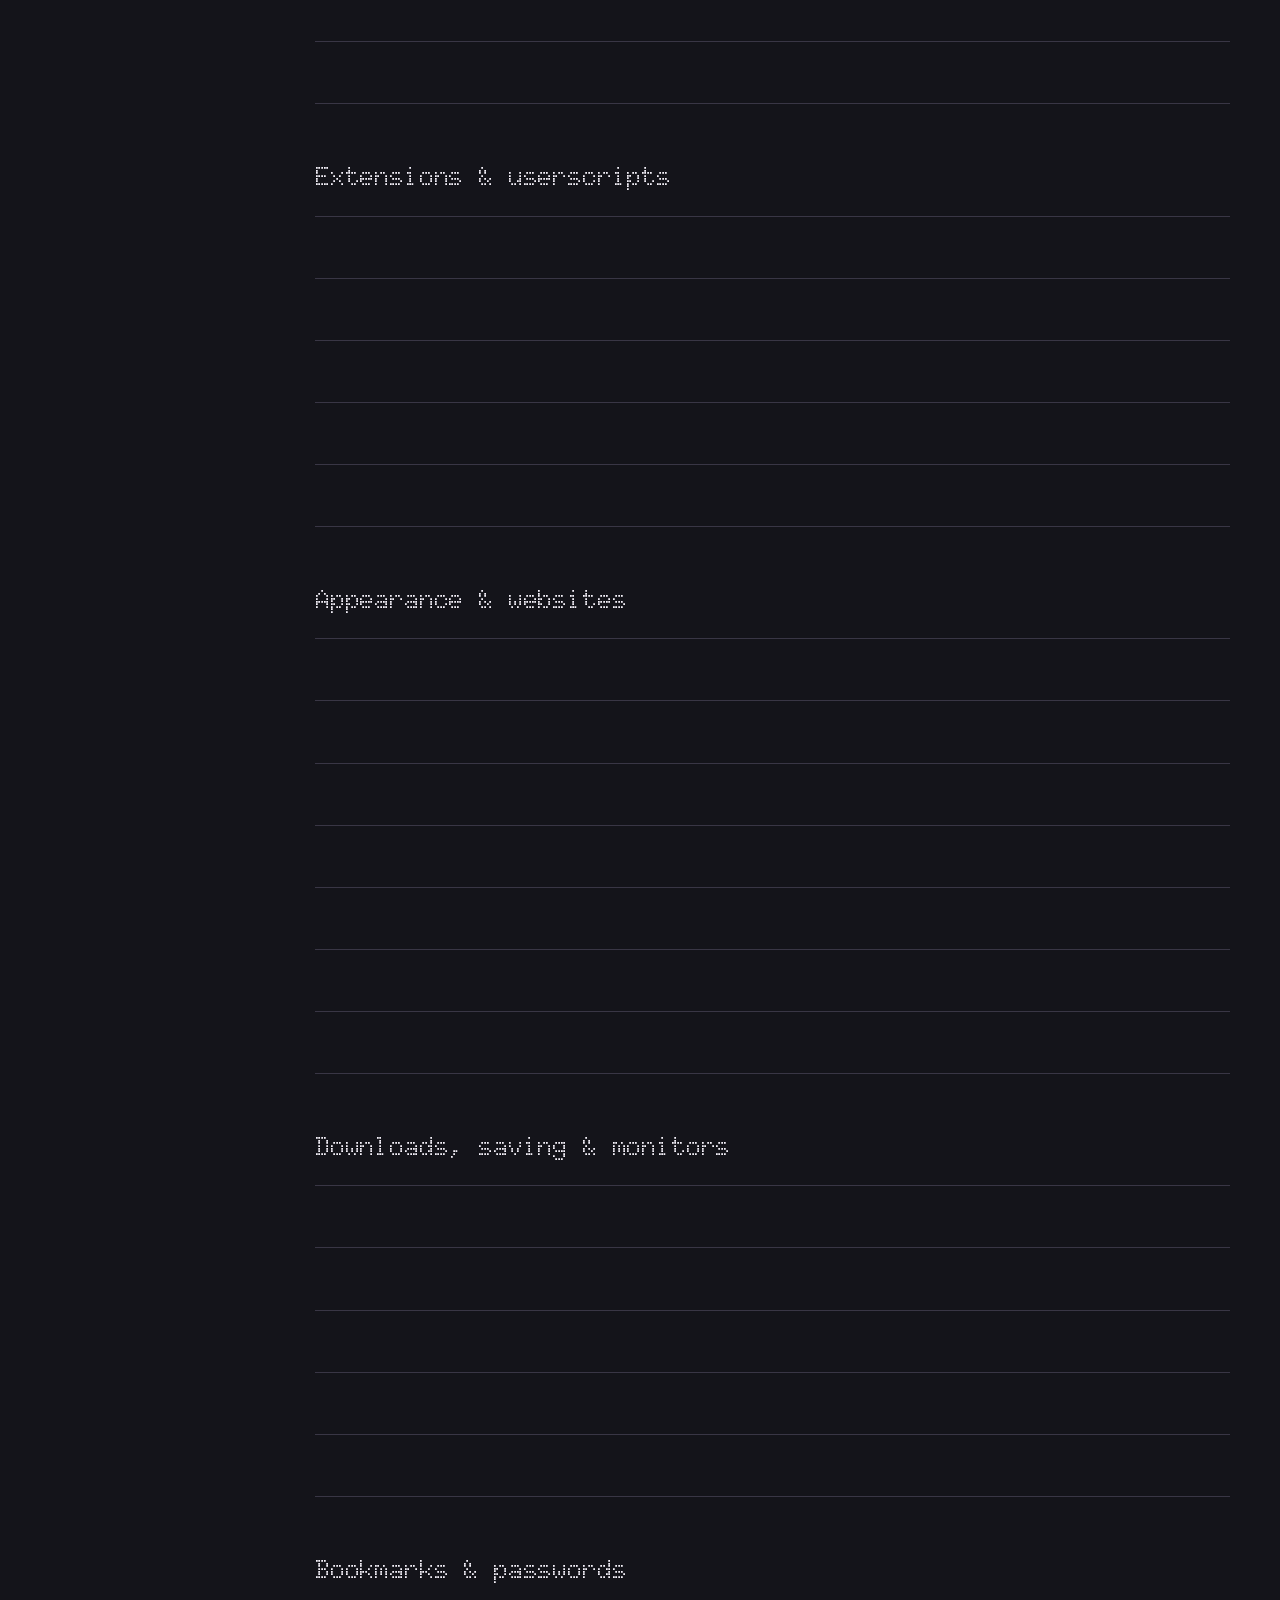
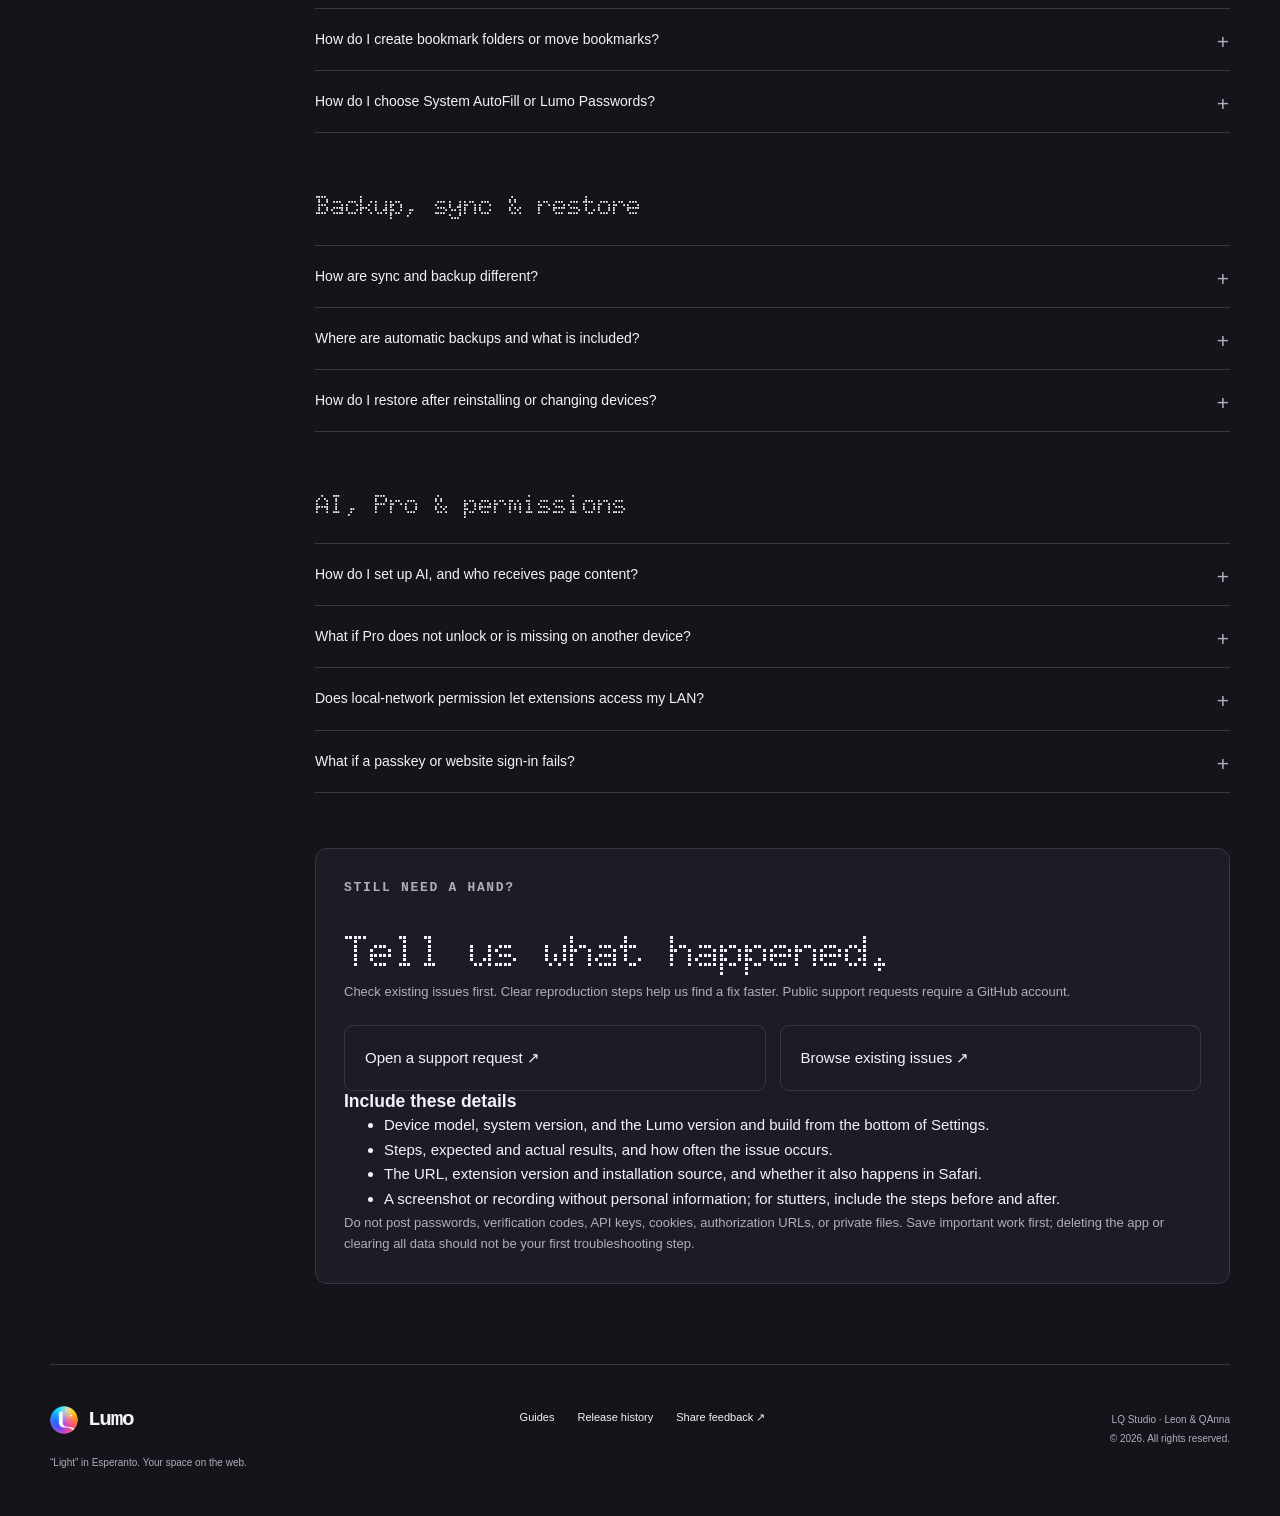
<file: support.html>
<!doctype html>
<html lang="zh-Hans">
  <head>
    <meta charset="utf-8" />
    <meta
      name="viewport"
      content="width=device-width,initial-scale=1,viewport-fit=cover"
    />
    <meta name="color-scheme" content="light dark" />
    <meta name="theme-color" content="#fafafa" />
    <meta
      name="description"
      content="Lumo 使用指南：页面冲击波、ASCII 起始页、Apple Watch 遥控、空间、扩展与网页深色模式。"
    />
    <title>Lumo · 支持与使用指南</title>
    <link rel="icon" href="favicon.svg" />
    <script>
      try {
        const t = localStorage.getItem("lumo-site-theme");
        const palette = localStorage.getItem("lumo-site-palette");
        if (t === "light" || t === "dark")
          document.documentElement.dataset.theme = t;
        if (["violet", "tide", "ember"].includes(palette))
          document.documentElement.dataset.palette = palette;
      } catch {}
    </script>
    <link rel="stylesheet" href="assets/website.css?v=66-dot" />
    <script defer src="assets/site.js?v=66-dot"></script>
  </head>
  <body data-page="support">
    <a
      class="skip-link"
      href="#main"
      data-zh="跳到正文"
      data-en="Skip to content"
      >跳到正文</a
    >
    <header class="site-header">
      <div class="shell header-inner">
        <a class="brand" href="index.html" aria-label="Lumo"
          ><img src="assets/lumo-logo.png" width="34" height="34" alt="" /><span
            >Lumo</span
          ></a
        >
        <nav aria-label="主导航">
          <a
            data-zh="探索 Lumo"
            data-en="Explore Lumo"
            href="index.html#features"
            class=""
            >探索 Lumo</a
          ><a
            data-zh="6.6 新功能"
            data-en="6.6 update"
            href="index.html#whats-new"
            class=""
            >6.6 新功能</a
          ><a data-zh="使用指南" data-en="Guides" href="support.html" class=""
            >使用指南</a
          >
        </nav>
        <div class="header-actions">
          <button class="theme-toggle" type="button" aria-label="切换到深色">
            <span aria-hidden="true">◐</span></button
          ><button
            class="language"
            type="button"
            aria-label="Switch to English"
          >
            EN</button
          ><a
            data-zh="获取 Lumo ↗"
            data-en="Get Lumo ↗"
            href="https://apps.apple.com/app/id6794906429"
            class="button small"
            >获取 Lumo ↗</a
          >
        </div>
      </div>
    </header>
    <main id="main" class="shell support-main">
      <section class="support-hero">
        <p
          data-zh="LUMO / 帮助中心"
          data-en="LUMO / HELP CENTER"
          class="eyebrow"
        >
          LUMO / 帮助中心
        </p>
        <h1
          data-zh="找到答案，&lt;br&gt;&lt;span&gt;继续向前。&lt;/span&gt;"
          data-en="Find your answer.&lt;br&gt;&lt;span&gt;Keep moving.&lt;/span&gt;"
        >
          找到答案，<br />
          <span>继续向前。</span>
        </h1>
        <p
          data-zh="从第一步操作，到一次具体的排查。让功能真正为你所用。"
          data-en="From your first steps to a specific fix. Get comfortable with what Lumo can do."
          class="hero-lead"
        >
          从第一步操作，到一次具体的排查。让功能真正为你所用。
        </p>
        <div class="help-search">
          <label
            for="help-search"
            data-zh="搜索使用说明与常见问题"
            data-en="Search guides and questions"
            >搜索使用说明与常见问题</label
          >
          <input
            id="help-search"
            type="search"
            placeholder="搜索：下载、扩展、无痕……"
            data-placeholder-zh="搜索：下载、扩展、无痕……"
            data-placeholder-en="Search: downloads, extensions, private…"
            autocomplete="off"
            aria-controls="help-content"
          />
          <span id="search-status" role="status" aria-live="polite"> </span>
        </div>
      </section>
      <div class="support-layout">
        <aside class="help-nav">
          <p data-zh="使用说明" data-en="IN THIS GUIDE">使用说明</p>
          <nav aria-label="Help topics">
            <a
              data-zh="6.6 新功能"
              data-en="6.6 update"
              href="#new-in-66"
              class=""
              >6.6 新功能</a
            ><a
              data-zh="开始使用"
              data-en="Getting started"
              href="#start"
              class=""
              >开始使用</a
            >
            <a
              data-zh="空间、标签与无痕"
              data-en="Spaces, tabs &amp; private browsing"
              href="#spaces"
              class=""
              >空间、标签与无痕</a
            >
            <a
              data-zh="扩展与用户脚本"
              data-en="Extensions &amp; userscripts"
              href="#extensions"
              class=""
              >扩展与用户脚本</a
            >
            <a
              data-zh="外观与网页显示"
              data-en="Appearance &amp; websites"
              href="#appearance"
              class=""
              >外观与网页显示</a
            >
            <a
              data-zh="下载、保存与监控"
              data-en="Downloads, saving &amp; monitors"
              href="#downloads"
              class=""
              >下载、保存与监控</a
            >
            <a
              data-zh="书签与密码"
              data-en="Bookmarks &amp; passwords"
              href="#bookmarks-passwords"
              class=""
              >书签与密码</a
            ><a
              data-zh="备份、同步与恢复"
              data-en="Backup, sync &amp; restore"
              href="#backup"
              class=""
              >备份、同步与恢复</a
            >
            <a
              data-zh="AI、Pro 与权限"
              data-en="AI, Pro &amp; permissions"
              href="#ai-pro"
              class=""
              >AI、Pro 与权限</a
            >
            <a
              data-zh="联系与反馈 ↗"
              data-en="Contact &amp; feedback ↗"
              href="#contact"
              class=""
              >联系与反馈 ↗</a
            >
          </nav>
        </aside>
        <div id="help-content">
          <section id="new-in-66" class="help-section">
            <h2 data-zh="6.6 新功能" data-en="6.6 update">6.6 新功能</h2>
            <p
              class="guide-notice"
              data-zh="以下说明适用于 App Store 的 6.6 及更新版本。"
              data-en="These controls are available in Lumo 6.6 and later."
            >
              以下说明适用于 App Store 的 6.6 及更新版本。
            </p>
            <div class="faq-list">
              <details>
                <summary
                  data-zh="怎样在当前网站管理用户脚本？"
                  data-en="How do I control userscripts on this site?"
                >
                  怎样在当前网站管理用户脚本？
                </summary>
                <p
                  data-zh="在 6.6 中，打开地址栏旁的用户脚本面板，可查看本站匹配的脚本，分别开关、进入脚本设置或执行菜单命令。脚本设置里还有总开关与已暂停的网站列表。原有脚本导入和 WebDAV 同步入口继续保留。"
                  data-en="In 6.6, open the userscript panel beside the address bar to see scripts matching this site. Toggle scripts individually, open their settings or run menu commands. Script settings also provide a master switch and a list of paused sites. Script imports and WebDAV sync remain available."
                >
                  在 6.6
                  中，打开地址栏旁的用户脚本面板，可查看本站匹配的脚本，分别开关、进入脚本设置或执行菜单命令。脚本设置里还有总开关与已暂停的网站列表。原有脚本导入和
                  WebDAV 同步入口继续保留。
                </p>
              </details>
              <details>
                <summary
                  data-zh="无痕空间怎样使用扩展？"
                  data-en="How do I allow an extension in Private Browsing?"
                >
                  无痕空间怎样使用扩展？
                </summary>
                <p
                  data-zh="在 6.6 的扩展管理中，为对应扩展开启无痕权限，并保持扩展本身启用。未获许可的扩展不会在无痕网页中运行。获得许可后，扩展可以读取获授权的无痕页面，也可能自行保存数据，请按需要授权。"
                  data-en="In 6.6, enable private access for the individual extension in extension management, and keep the extension enabled. Extensions without permission do not run on private pages. An allowed extension can read authorized private pages and may save data itself; grant access accordingly."
                >
                  在 6.6
                  的扩展管理中，为对应扩展开启无痕权限，并保持扩展本身启用。未获许可的扩展不会在无痕网页中运行。获得许可后，扩展可以读取获授权的无痕页面，也可能自行保存数据，请按需要授权。
                </p>
              </details>
              <details>
                <summary
                  data-zh="iCloud 同步有什么变化？"
                  data-en="What changes in iCloud sync?"
                >
                  iCloud 同步有什么变化？
                </summary>
                <p
                  data-zh="6.6 按条目合并不同内容的修改，避免整份数据相互覆盖；同一条目在两台设备上发生冲突时，以较新的修改为准。可在「设置 → 备份与同步 → iCloud 同步空间」查看用量与未能同步的内容。iCloud 同步不能替代独立备份。"
                  data-en="6.6 merges changes to individual items instead of replacing an entire dataset. When the same item is changed on two devices, the newer edit wins. Check usage and anything that could not sync under Settings → Backup &amp; Sync → iCloud Sync Storage. Sync is not a replacement for a separate backup."
                >
                  6.6
                  按条目合并不同内容的修改，避免整份数据相互覆盖；同一条目在两台设备上发生冲突时，以较新的修改为准。可在「设置
                  → 备份与同步 → iCloud
                  同步空间」查看用量与未能同步的内容。iCloud
                  同步不能替代独立备份。
                </p>
              </details>
              <details>
                <summary
                  data-zh="自动画中画可以关闭吗？"
                  data-en="Can I turn off automatic Picture in Picture?"
                >
                  自动画中画可以关闭吗？
                </summary>
                <p
                  data-zh="可以。6.6 新增「自动画中画」配置，默认开启，延续原来的体验。可在「设置 → 默认浏览」或视频菜单中关闭。它用于切换标签页时，把支持的视频网站中正在播放的视频转为画中画；手动画中画仍可单独使用。"
                  data-en="Yes. 6.6 adds an Automatic Picture in Picture setting, enabled by default to preserve existing behaviour. Turn it off in Settings → Default Browsing or the video menu. It moves a playing video into Picture in Picture when switching tabs on supported video sites. Manual Picture in Picture remains available."
                >
                  可以。6.6
                  新增「自动画中画」配置，默认开启，延续原来的体验。可在「设置 →
                  默认浏览」或视频菜单中关闭。它用于切换标签页时，把支持的视频网站中正在播放的视频转为画中画；手动画中画仍可单独使用。
                </p>
              </details>
            </div>
          </section>
          <section id="start" class="help-section">
            <h2 data-zh="开始使用" data-en="Getting started">开始使用</h2>
            <div class="faq-list">
              <details>
                <summary
                  data-zh="第一次打开，从哪里开始？"
                  data-en="Where do I start?"
                >
                  第一次打开，从哪里开始？
                </summary>
                <p
                  data-zh="先打开一个网页，再认识侧边栏和工具栏。iPhone 地址栏在底部，从屏幕左边缘向右滑打开侧边栏；iPad 和宽屏的工具栏在顶部。点侧边栏搜索按钮，或按 ⌘⇧P，可查找标签、固定网站、历史记录和浏览器命令。"
                  data-en="Open a page, then explore the sidebar and toolbar. On iPhone, the address bar is at the bottom; swipe right from the screen’s left edge for the sidebar. iPad and wide layouts put tools at the top. Sidebar search or ⌘⇧P finds tabs, pinned sites, history, and browser commands."
                >
                  先打开一个网页，再认识侧边栏和工具栏。iPhone
                  地址栏在底部，从屏幕左边缘向右滑打开侧边栏；iPad
                  和宽屏的工具栏在顶部。点侧边栏搜索按钮，或按
                  ⌘⇧P，可查找标签、固定网站、历史记录和浏览器命令。
                </p>
              </details>
              <details>
                <summary
                  data-zh="找不到某个功能按钮怎么办？"
                  data-en="Where are the other tools?"
                >
                  找不到某个功能按钮怎么办？
                </summary>
                <p
                  data-zh="先打开工具栏的「更多」。媒体视图、网页工具、页面笔记、AI 助手等入口可在这里找到。选择「自定工具栏」整理显示项目和顺序。工具是否可用取决于当前页面、系统版本和 Pro 权益。"
                  data-en="Open More in the toolbar for Media View, Web Toolkit, Notes, and the AI assistant. Use Customize Toolbar to choose and reorder tools. Availability depends on the page, system version, and your Pro entitlement."
                >
                  先打开工具栏的「更多」。媒体视图、网页工具、页面笔记、AI
                  助手等入口可在这里找到。选择「自定工具栏」整理显示项目和顺序。工具是否可用取决于当前页面、系统版本和
                  Pro 权益。
                </p>
              </details>
              <details>
                <summary
                  data-zh="支持哪些设备与系统？"
                  data-en="Which devices and systems are supported?"
                >
                  支持哪些设备与系统？
                </summary>
                <p
                  data-zh="支持 iOS / iPadOS 18 及以上的 iPhone 与 iPad；网页扩展需要 18.4 或更高版本。窄窗口自动使用紧凑布局，双网页工作台适合宽屏。iPad 搭配妙控键盘、触控板和 Apple Pencil 使用更舒适；触控操作同样可用。"
                  data-en="Lumo supports iPhone and iPad on iOS / iPadOS 18+. Web Extensions require 18.4+. Narrow windows use a compact layout; the two-page workspace is for wide screens. Magic Keyboard, a trackpad, and Apple Pencil complement iPad browsing, while touch controls remain available."
                >
                  支持 iOS / iPadOS 18 及以上的 iPhone 与 iPad；网页扩展需要
                  18.4
                  或更高版本。窄窗口自动使用紧凑布局，双网页工作台适合宽屏。iPad
                  搭配妙控键盘、触控板和 Apple Pencil
                  使用更舒适；触控操作同样可用。
                </p>
              </details>
              <details>
                <summary
                  data-zh="Apple Watch 可以怎样遥控浏览？"
                  data-en="What can I control from Apple Watch?"
                >
                  Apple Watch 可以怎样遥控浏览？
                </summary>
                <p
                  data-zh="在 Lumo 的 Apple Watch 遥控设置中开启功能，并在手表端连接设备。可以滚动、自动滚动长文、切换标签、缩放网页，以及控制音量和视频播放。连接异常时先检查网络和本地网络权限，并确认手机或 iPad 上的 Lumo 正在运行。"
                  data-en="Enable Apple Watch remote in Lumo, then connect to your device from the watch app. Scroll or auto-scroll long pages, switch tabs, zoom and control volume or video playback. If it cannot connect, check network access and local-network permission, and make sure Lumo is running on your iPhone or iPad."
                >
                  在 Lumo 的 Apple Watch
                  遥控设置中开启功能，并在手表端连接设备。可以滚动、自动滚动长文、切换标签、缩放网页，以及控制音量和视频播放。连接异常时先检查网络和本地网络权限，并确认手机或
                  iPad 上的 Lumo 正在运行。
                </p>
              </details>
            </div>
          </section>
          <section id="spaces" class="help-section">
            <h2
              data-zh="空间、标签与无痕"
              data-en="Spaces, tabs &amp; private browsing"
            >
              空间、标签与无痕
            </h2>
            <div class="faq-list">
              <details>
                <summary
                  data-zh="怎样固定标签、排序和创建文件夹？"
                  data-en="How do I pin tabs and use folders?"
                >
                  怎样固定标签、排序和创建文件夹？
                </summary>
                <p
                  data-zh="拖动标签可调整顺序。长按标签或点右键选择固定，也可以拖到侧边栏上方的快捷区域。点底部「＋」新建文件夹，再把标签拖入文件夹。普通标签与固定网站是不同入口：关闭网页不等于删除固定网站。"
                  data-en="Drag tabs to reorder them. Touch and hold or right-click a tab to pin it, or drag it to Quick Access near the top of the sidebar. Create a folder from +, then drag tabs into it. Closing an open page does not remove its pinned-site shortcut."
                >
                  拖动标签可调整顺序。长按标签或点右键选择固定，也可以拖到侧边栏上方的快捷区域。点底部「＋」新建文件夹，再把标签拖入文件夹。普通标签与固定网站是不同入口：关闭网页不等于删除固定网站。
                </p>
              </details>
              <details>
                <summary
                  data-zh="同一个网站怎样登录不同账号？"
                  data-en="How do I use different accounts on one site?"
                >
                  同一个网站怎样登录不同账号？
                </summary>
                <p
                  data-zh="从侧边栏底部「＋」新建 Profile，并启用独立登录。不同空间使用各自的网站数据；原有空间是否独立以空间设置为准。网站登录状态不包含在备份中，换设备或恢复后可能需要重新登录。"
                  data-en="Create a Profile from + at the bottom of the sidebar and enable separate sign-ins. Each isolated space uses its own website data; check existing spaces individually. Backups do not include sign-in sessions, so another device or a restore may require signing in again."
                >
                  从侧边栏底部「＋」新建
                  Profile，并启用独立登录。不同空间使用各自的网站数据；原有空间是否独立以空间设置为准。网站登录状态不包含在备份中，换设备或恢复后可能需要重新登录。
                </p>
              </details>
              <details>
                <summary
                  data-zh="怎样进入和结束无痕空间？"
                  data-en="How do I enter and end private browsing?"
                >
                  怎样进入和结束无痕空间？
                </summary>
                <p
                  data-zh="点侧边栏底部「＋ → 进入无痕空间」最直接。也可以在侧边栏横向滑动到普通空间最左侧之外；边界有防误触阻力，需要明确完成滑动。无痕顶部的「结束」会关闭无痕会话；无痕不等于对网站或网络匿名，也不会自动清除已下载到文件夹的文件。"
                  data-en="Use + → Enter Private Space at the bottom of the sidebar, or swipe past the leftmost ordinary space. The boundary requires a deliberate swipe to avoid accidental entry. End in the private header closes the session. Private browsing does not make you anonymous to sites or networks, and does not remove files already downloaded."
                >
                  点侧边栏底部「＋ →
                  进入无痕空间」最直接。也可以在侧边栏横向滑动到普通空间最左侧之外；边界有防误触阻力，需要明确完成滑动。无痕顶部的「结束」会关闭无痕会话；无痕不等于对网站或网络匿名，也不会自动清除已下载到文件夹的文件。
                </p>
              </details>
              <details>
                <summary
                  data-zh="关闭或清除标签后能恢复吗？"
                  data-en="Can I recover closed tabs?"
                >
                  关闭或清除标签后能恢复吗？
                </summary>
                <p
                  data-zh="普通标签可用 ⌘⇧T 恢复，或使用界面提供的撤销操作。「清除」关闭当前空间打开的网页，保留固定网站入口。无痕会话结束后不应依赖历史记录或恢复标签找回内容。"
                  data-en="Use ⌘⇧T for an ordinary closed tab, or the Undo action where offered. Clear closes open pages in the current space while keeping pinned shortcuts. Do not rely on history or tab restoration after ending a private session."
                >
                  普通标签可用 ⌘⇧T
                  恢复，或使用界面提供的撤销操作。「清除」关闭当前空间打开的网页，保留固定网站入口。无痕会话结束后不应依赖历史记录或恢复标签找回内容。
                </p>
              </details>
            </div>
          </section>
          <section id="extensions" class="help-section">
            <h2 data-zh="扩展与用户脚本" data-en="Extensions &amp; userscripts">
              扩展与用户脚本
            </h2>
            <div class="faq-list">
              <details>
                <summary
                  data-zh="怎样安装猫抓、SingleFile 等扩展？"
                  data-en="How do I install Cat Catch or SingleFile?"
                >
                  怎样安装猫抓、SingleFile 等扩展？
                </summary>
                <p
                  data-zh="打开「设置 → 网页扩展」，优先使用应用内的商店安装入口。6.5 适配了猫抓与 SingleFile，但不保证所有桌面扩展可完整运行。查看权限后启用扩展，再从扩展菜单使用或固定到工具栏；它们需要网页扩展可用的系统和相应 Pro 权益。"
                  data-en="Open Settings → Web Extensions and prefer the in-app store installation route. Version 6.5 supports Cat Catch and SingleFile, but not every desktop extension works fully. Review permissions, enable the extension, then open its menu or pin it to the toolbar. Supported system versions and the relevant Pro entitlement are required."
                >
                  打开「设置 → 网页扩展」，优先使用应用内的商店安装入口。6.5
                  适配了猫抓与
                  SingleFile，但不保证所有桌面扩展可完整运行。查看权限后启用扩展，再从扩展菜单使用或固定到工具栏；它们需要网页扩展可用的系统和相应
                  Pro 权益。
                </p>
              </details>
              <details>
                <summary
                  data-zh="商店安装能用，本地导入为什么不行？"
                  data-en="Why can a store install work when a local import does not?"
                >
                  商店安装能用，本地导入为什么不行？
                </summary>
                <p
                  data-zh="本地支持 .crx、.xpi、.zip，但安装方式可能改变插件标识。依赖 Lumo 专用适配的扩展可能因此无法接通书签、历史或跳转接口。柠檬起始页请优先从 Lumo 内的商店搜索安装；不要仅凭同名或旧版本号判断本地包也能使用。反馈时附插件版本与安装来源。"
                  data-en="Local .crx, .xpi, and .zip imports are supported, but the installation route can change an extension’s identifier. Extensions that depend on Lumo-specific integration may then lose bookmarks, history, or navigation access. For Lemon New Tab, prefer searching and installing through Lumo’s store. Include the extension version and installation source when reporting a problem."
                >
                  本地支持 .crx、.xpi、.zip，但安装方式可能改变插件标识。依赖
                  Lumo
                  专用适配的扩展可能因此无法接通书签、历史或跳转接口。柠檬起始页请优先从
                  Lumo
                  内的商店搜索安装；不要仅凭同名或旧版本号判断本地包也能使用。反馈时附插件版本与安装来源。
                </p>
              </details>
              <details>
                <summary
                  data-zh="柠檬起始页安装后怎样设为新标签页？"
                  data-en="How do I use Lemon New Tab as my start page?"
                >
                  柠檬起始页安装后怎样设为新标签页？
                </summary>
                <p
                  data-zh="安装并启用后，在「设置 → 默认浏览设置」的「新标签页页面」选择该扩展，再新建一个普通标签页查看。现有标签不会被自动替换，无痕标签使用 Lumo 自带页面。更换插件前先导出插件自己的数据。"
                  data-en="After installing and enabling it, choose the extension under Settings → Default Browsing → New tab page, then open a new ordinary tab. Existing tabs are not replaced, and private tabs use Lumo’s own page. Export the extension’s own data before replacing it."
                >
                  安装并启用后，在「设置 →
                  默认浏览设置」的「新标签页页面」选择该扩展，再新建一个普通标签页查看。现有标签不会被自动替换，无痕标签使用
                  Lumo 自带页面。更换插件前先导出插件自己的数据。
                </p>
              </details>
              <details>
                <summary
                  data-zh="篡改猴同步和用户脚本怎么用？"
                  data-en="How do Tampermonkey sync and userscripts work?"
                >
                  篡改猴同步和用户脚本怎么用？
                </summary>
                <p
                  data-zh="使用 Lumo 内置的用户脚本管理，导入脚本或篡改猴 ZIP / JSON 备份；需要同步时在脚本设置中配置自己的 WebDAV。导入前查看兼容性、同名脚本处理和启用状态。这里适配的是脚本与备份格式，不代表篡改猴扩展本体可以在 WebKit 中完整运行。"
                  data-en="Use Lumo’s built-in userscript manager to import scripts or Tampermonkey ZIP / JSON backups. Configure your own WebDAV in script settings for sync. Review compatibility, duplicate-name handling, and enabled states before importing. This supports scripts and backup formats; it does not mean the Tampermonkey extension itself runs fully in WebKit."
                >
                  使用 Lumo 内置的用户脚本管理，导入脚本或篡改猴 ZIP / JSON
                  备份；需要同步时在脚本设置中配置自己的
                  WebDAV。导入前查看兼容性、同名脚本处理和启用状态。这里适配的是脚本与备份格式，不代表篡改猴扩展本体可以在
                  WebKit 中完整运行。
                </p>
              </details>
              <details>
                <summary
                  data-zh="更新前已安装 Dark Reader，需要删除吗？"
                  data-en="What if I already installed Dark Reader?"
                >
                  更新前已安装 Dark Reader，需要删除吗？
                </summary>
                <p
                  data-zh="6.5 已内置网页深色适配。建议先停用 Dark Reader 扩展，避免同一网页被两套配色同时处理；确认内置效果合适后，再自行决定是否移除扩展。不要为了排查颜色问题先清除网站数据。"
                  data-en="Version 6.5 includes webpage dark mode. Disable the Dark Reader extension first to avoid two color engines processing the same page, then decide whether to remove it after checking the built-in result. Clearing website data is not a necessary first step for a color issue."
                >
                  6.5 已内置网页深色适配。建议先停用 Dark Reader
                  扩展，避免同一网页被两套配色同时处理；确认内置效果合适后，再自行决定是否移除扩展。不要为了排查颜色问题先清除网站数据。
                </p>
              </details>
            </div>
          </section>
          <section id="appearance" class="help-section">
            <h2 data-zh="外观与网页显示" data-en="Appearance &amp; websites">
              外观与网页显示
            </h2>
            <div class="faq-list">
              <details>
                <summary
                  data-zh="页面冲击波在哪里开启，能调整哪些效果？"
                  data-en="Where do I configure Page Shockwave?"
                >
                  页面冲击波在哪里开启，能调整哪些效果？
                </summary>
                <p
                  data-zh="进入「设置 → 外观与个人资料」，找到「页面冲击波」。可以开关新标签页动效，在「颜色与节奏」中选择极光、光晕、冰霜、星火四款主题，并调整强度、时长、起点和触发方式。支持 iPhone 与 iPad，配色随深浅色外观呈现。"
                  data-en="Open Settings → Appearance &amp; Profile → Page Shockwave. Toggle the new-tab effect, then open Colours &amp; Timing to choose Aurora, Halo, Frost or Spark and adjust strength, duration, origin and trigger. It works on iPhone and iPad in light and dark appearances."
                >
                  进入「设置 →
                  外观与个人资料」，找到「页面冲击波」。可以开关新标签页动效，在「颜色与节奏」中选择极光、光晕、冰霜、星火四款主题，并调整强度、时长、起点和触发方式。支持
                  iPhone 与 iPad，配色随深浅色外观呈现。
                </p>
              </details>
              <details>
                <summary
                  data-zh="冲击波为什么有时不会播放？"
                  data-en="Why does the shockwave sometimes not play?"
                >
                  冲击波为什么有时不会播放？
                </summary>
                <p
                  data-zh="新页面准备好后才会播放；快速连续打开标签时不会叠加多次效果。开启系统「减少动态效果」、低电量模式，或设备温度较高时，普通浏览中的效果会跳过；输入、旋转屏幕或离开 App 也会结束当前效果。可先检查这些设置，再回到动效设置页查看预览。"
                  data-en="It plays after a new page is ready, and rapid tab opening does not stack effects. Normal browsing skips it with Reduce Motion, Low Power Mode or a high thermal state. Typing, resizing or leaving the app also ends the current effect. Check these conditions and use the preview in its settings page."
                >
                  新页面准备好后才会播放；快速连续打开标签时不会叠加多次效果。开启系统「减少动态效果」、低电量模式，或设备温度较高时，普通浏览中的效果会跳过；输入、旋转屏幕或离开
                  App
                  也会结束当前效果。可先检查这些设置，再回到动效设置页查看预览。
                </p>
              </details>
              <details>
                <summary
                  data-zh="怎样选择游鱼、时钟，或者自己的照片背景？"
                  data-en="How do I choose fish, a clock or my own photo?"
                >
                  怎样选择游鱼、时钟，或者自己的照片背景？
                </summary>
                <p
                  data-zh="在外观与个人资料中的「ASCII 背景」选择场景，可调整动画、触控互动与省电选项。「我的照片」会将选取的图片转成字符画。游鱼、时钟、星座、流动和天气等场景可分别尝试；不想播放动态时可关闭动画或整个背景。"
                  data-en="Open ASCII Background in Appearance &amp; Profile to choose a scene and configure animation, touch interaction and power saving. My Photo turns a selected image into ASCII art. Try fish, a clock, constellations, flow or weather; turn off animation or the entire background whenever you prefer."
                >
                  在外观与个人资料中的「ASCII
                  背景」选择场景，可调整动画、触控互动与省电选项。「我的照片」会将选取的图片转成字符画。游鱼、时钟、星座、流动和天气等场景可分别尝试；不想播放动态时可关闭动画或整个背景。
                </p>
              </details>

              <details>
                <summary
                  data-zh="网页深色模式怎样跟随系统？"
                  data-en="How does webpage dark mode follow the system?"
                >
                  网页深色模式怎样跟随系统？
                </summary>
                <p
                  data-zh="在外观设置选择浅色、深色或跟随系统；「网页深色适配」可以单独开关。开启后，Lumo 使用深色外观时会转换浅色网站，网站自带的深色主题尽量保留。单网站设置优先生效，扩展起始页保持自己的主题和壁纸。6.5 修复了部分网站持续高频检查样式的问题；具体显示仍取决于网站结构。"
                  data-en="Choose Light, Dark or System in appearance settings; Webpage Dark Adaptation has its own switch. When enabled, it converts light sites while Lumo is dark and preserves native dark themes where possible. Per-site settings take priority, and extension start pages keep their own theme and wallpaper. Version 6.5 fixes continuous high-frequency checks on affected sites; results still depend on the site’s structure."
                >
                  在外观设置选择浅色、深色或跟随系统；「网页深色适配」可以单独开关。开启后，Lumo
                  使用深色外观时会转换浅色网站，网站自带的深色主题尽量保留。单网站设置优先生效，扩展起始页保持自己的主题和壁纸。6.5
                  修复了部分网站持续高频检查样式的问题；具体显示仍取决于网站结构。
                </p>
              </details>
              <details>
                <summary
                  data-zh="水印和工具栏怎样自定义？"
                  data-en="How do I customize watermarks and the toolbar?"
                >
                  水印和工具栏怎样自定义？
                </summary>
                <p
                  data-zh="在外观相关设置中编辑水印文字，支持颜文字与 Emoji，并可预览、关闭或恢复默认。工具栏从「更多 → 自定工具栏」调整；常用工具可固定，顺序可以拖动整理。"
                  data-en="Edit watermark text in appearance settings, including kaomoji and emoji, with preview, hide, and reset options. Open More → Customize Toolbar to pin frequently used tools and drag them into your preferred order."
                >
                  在外观相关设置中编辑水印文字，支持颜文字与
                  Emoji，并可预览、关闭或恢复默认。工具栏从「更多 →
                  自定工具栏」调整；常用工具可固定，顺序可以拖动整理。
                </p>
              </details>
              <details>
                <summary
                  data-zh="网页打不开、显示不全或按钮无反应？"
                  data-en="What if a page will not load or a control fails?"
                >
                  网页打不开、显示不全或按钮无反应？
                </summary>
                <p
                  data-zh="先保存未提交的表单，再刷新。依次检查该网站的浏览器身份、缩放与站点设置；临时停用影响该站点的扩展、用户脚本或拦截规则，每次只改一项。也可试「兼容模式」，再用同设备同网络的 Safari 对比。反馈请说明网址、具体操作、设备系统及 Lumo 版本。"
                  data-en="Save unfinished forms before refreshing. Check the site’s browser identity, zoom and site settings. Temporarily disable relevant extensions, userscripts or blocking rules, changing one thing at a time. You can also compare Compatibility Mode and Safari on the same device and network. Include the URL, exact steps, device OS and Lumo version with your feedback."
                >
                  先保存未提交的表单，再刷新。依次检查该网站的浏览器身份、缩放与站点设置；临时停用影响该站点的扩展、用户脚本或拦截规则，每次只改一项。也可试「兼容模式」，再用同设备同网络的
                  Safari 对比。反馈请说明网址、具体操作、设备系统及 Lumo 版本。
                </p>
              </details>
              <details>
                <summary
                  data-zh="为什么后台网页有时会重新加载？"
                  data-en="Why do background pages sometimes reload?"
                >
                  为什么后台网页有时会重新加载？
                </summary>
                <p
                  data-zh="系统内存紧张时可能回收网页进程；Lumo 保留标签信息并在选中后恢复加载。页面中的未保存表单或临时状态不一定能完整恢复。编辑重要资料时请及时保存，避免同时开启大量重型网页。"
                  data-en="Under memory pressure the system can reclaim web processes. Lumo keeps tab details and reloads the page when selected, but unsaved forms and temporary page state may not fully recover. Save important work and limit simultaneous heavyweight pages."
                >
                  系统内存紧张时可能回收网页进程；Lumo
                  保留标签信息并在选中后恢复加载。页面中的未保存表单或临时状态不一定能完整恢复。编辑重要资料时请及时保存，避免同时开启大量重型网页。
                </p>
              </details>
            </div>
          </section>
          <section id="downloads" class="help-section">
            <h2
              data-zh="下载、保存与监控"
              data-en="Downloads, saving &amp; monitors"
            >
              下载、保存与监控
            </h2>
            <div class="faq-list">
              <details>
                <summary
                  data-zh="怎样添加到阅读列表，之后从哪里打开？"
                  data-en="How do I save to and open the Reading List?"
                >
                  怎样添加到阅读列表，之后从哪里打开？
                </summary>
                <p
                  data-zh="URL 输入栏右侧的阅读列表图标用于添加当前网页；标签的长按或右键菜单也可以添加。要查看已保存的内容，请从工具栏的「阅读列表」入口打开，可按未读状态筛选并继续阅读。"
                  data-en="The Reading List icon beside the address field adds the current page. You can also save from a tab’s touch-and-hold or right-click menu. Open Reading List from the toolbar to browse saved items, filter unread pages and continue reading."
                >
                  URL
                  输入栏右侧的阅读列表图标用于添加当前网页；标签的长按或右键菜单也可以添加。要查看已保存的内容，请从工具栏的「阅读列表」入口打开，可按未读状态筛选并继续阅读。
                </p>
              </details>

              <details>
                <summary
                  data-zh="删除 App 后，下载文件会保留吗？"
                  data-en="Will downloaded files survive deleting the app?"
                >
                  删除 App 后，下载文件会保留吗？
                </summary>
                <p
                  data-zh="默认 Lumo 文件夹属于 App，删除 App 时会一起删除。想保留今后的下载，请在「设置 → 默认浏览设置」更改下载文件夹，选择 Lumo 容器之外的位置，例如 iCloud 云盘。原有文件不会自动迁移，请先用「文件」App 移动；第三方云盘的保留情况也取决于该服务。"
                  data-en="The default Lumo folder belongs to the app and is removed when you delete it. To keep future downloads, change the download folder in Settings → Default Browsing to a location outside Lumo, such as iCloud Drive. Existing files do not move automatically; move them in Files first. Third-party cloud storage also follows its provider’s rules."
                >
                  默认 Lumo 文件夹属于 App，删除 App
                  时会一起删除。想保留今后的下载，请在「设置 →
                  默认浏览设置」更改下载文件夹，选择 Lumo 容器之外的位置，例如
                  iCloud 云盘。原有文件不会自动迁移，请先用「文件」App
                  移动；第三方云盘的保留情况也取决于该服务。
                </p>
              </details>
              <details>
                <summary
                  data-zh="下载文件夹不可用或下载失败怎么办？"
                  data-en="What if the download folder is unavailable?"
                >
                  下载文件夹不可用或下载失败怎么办？
                </summary>
                <p
                  data-zh="先在「文件」App 确认目标文件夹可访问、云盘已登录且空间足够，再回到设置重新选择文件夹。Lumo 不会在目录失效时悄悄改存别处。文件下载不等于录制视频流，受保护媒体和部分流媒体无法直接保存。"
                  data-en="Check in Files that the folder is accessible, its cloud provider is signed in, and there is enough storage. Select it again in Lumo settings. Lumo does not silently redirect a download when its folder is unavailable. File downloading is not stream recording; protected media and some streams cannot be saved directly."
                >
                  先在「文件」App
                  确认目标文件夹可访问、云盘已登录且空间足够，再回到设置重新选择文件夹。Lumo
                  不会在目录失效时悄悄改存别处。文件下载不等于录制视频流，受保护媒体和部分流媒体无法直接保存。
                </p>
              </details>
              <details>
                <summary
                  data-zh="怎样保存网页、批注或提取内容？"
                  data-en="How do I save or annotate a page?"
                >
                  怎样保存网页、批注或提取内容？
                </summary>
                <p
                  data-zh="从页面操作或「更多」使用 PDF、整页长截图、页面笔记、批注、阅读列表与专业工具箱。宽屏可并排对照网页。工具箱提取结果取决于网页是否实际加载内容；若报告为空，先滚动加载目标区域，再重新扫描。部分工具属于 Pro。"
                  data-en="Use page actions or More for PDF, full-page capture, notes, markup, Reading List, and Web Toolkit. Wide screens support side-by-side comparison. Extraction depends on content actually loaded by the page; scroll to the target area and rescan if a report is empty. Some tools require Pro."
                >
                  从页面操作或「更多」使用
                  PDF、整页长截图、页面笔记、批注、阅读列表与专业工具箱。宽屏可并排对照网页。工具箱提取结果取决于网页是否实际加载内容；若报告为空，先滚动加载目标区域，再重新扫描。部分工具属于
                  Pro。
                </p>
              </details>
              <details>
                <summary
                  data-zh="网页监控能每分钟在后台检查吗？"
                  data-en="Can a monitor check every minute in the background?"
                >
                  网页监控能每分钟在后台检查吗？
                </summary>
                <p
                  data-zh="6.5 新增 1、5、10 分钟间隔。Lumo 打开时按设定检查；后台运行时间由 iOS / iPadOS 决定，可能间隔数小时，不能保证准点。监控使用创建时所属空间的登录数据；需要登录的网站请在该空间确认会话仍有效。"
                  data-en="Version 6.5 adds 1-, 5-, and 10-minute intervals. Checks follow the interval while Lumo is open; iOS / iPadOS controls background execution, which may be hours apart. Scheduled background checks are not guaranteed. A monitor uses the sign-in data of its original space; verify that session for login-only pages."
                >
                  6.5 新增 1、5、10 分钟间隔。Lumo
                  打开时按设定检查；后台运行时间由 iOS / iPadOS
                  决定，可能间隔数小时，不能保证准点。监控使用创建时所属空间的登录数据；需要登录的网站请在该空间确认会话仍有效。
                </p>
              </details>
            </div>
          </section>
          <section id="bookmarks-passwords" class="help-section">
            <h2 data-zh="书签与密码" data-en="Bookmarks &amp; passwords">
              书签与密码
            </h2>
            <div class="faq-list">
              <details>
                <summary
                  data-zh="怎样创建书签文件夹或移动书签？"
                  data-en="How do I create bookmark folders or move bookmarks?"
                >
                  怎样创建书签文件夹或移动书签？
                </summary>
                <p
                  data-zh="6.6 的书签库顶部提供「新建文件夹」，文件夹菜单也能创建子文件夹。书签右侧菜单可选择「移动到文件夹」或「移到新建文件夹」。也可以上下拖动右侧拖动柄排序，将书签拖到文件夹上移入。书签库与侧边栏固定网站分别整理。"
                  data-en="In the 6.6 Bookmark Library, use New Folder at the top or create a subfolder from a folder’s menu. A bookmark’s menu offers Move to Folder and Move to New Folder. You can also drag handles vertically to reorder and drop a bookmark onto a folder to move it. The Bookmark Library is organized separately from sidebar pins."
                >
                  6.6
                  的书签库顶部提供「新建文件夹」，文件夹菜单也能创建子文件夹。书签右侧菜单可选择「移动到文件夹」或「移到新建文件夹」。也可以上下拖动右侧拖动柄排序，将书签拖到文件夹上移入。书签库与侧边栏固定网站分别整理。
                </p>
              </details>
              <details>
                <summary
                  data-zh="系统密码与 Lumo 密码怎样选择？"
                  data-en="How do I choose System AutoFill or Lumo Passwords?"
                >
                  系统密码与 Lumo 密码怎样选择？
                </summary>
                <p
                  data-zh="6.6 的密码设置提供二选一的自动填充来源。选择系统模式后，新网页不再加载 Lumo 密码脚本；自动填充由 iOS / iPadOS 及你启用的密码提供方决定。选择 Lumo 模式时使用 Lumo 的密码管理与填充。切换来源不代表把密码自动转移到另一处。"
                  data-en="6.6 password settings offer mutually exclusive autofill sources. In System mode, new pages load no Lumo password scripts; iOS / iPadOS and your enabled password provider control autofill. Lumo mode uses Lumo’s password manager and filling. Switching sources does not transfer saved passwords between them."
                >
                  6.6
                  的密码设置提供二选一的自动填充来源。选择系统模式后，新网页不再加载
                  Lumo 密码脚本；自动填充由 iOS / iPadOS
                  及你启用的密码提供方决定。选择 Lumo 模式时使用 Lumo
                  的密码管理与填充。切换来源不代表把密码自动转移到另一处。
                </p>
              </details>
            </div>
          </section>
          <section id="backup" class="help-section">
            <h2 data-zh="备份、同步与恢复" data-en="Backup, sync &amp; restore">
              备份、同步与恢复
            </h2>
            <div class="faq-list">
              <details>
                <summary
                  data-zh="同步和备份有什么区别？"
                  data-en="How are sync and backup different?"
                >
                  同步和备份有什么区别？
                </summary>
                <p
                  data-zh="iCloud 同步让受支持的空间、固定网站、书签与设置在设备间保持一致；备份是某个时间点的副本。日常同步不能替代备份。可在「设置 → 备份与同步」检查状态、启用自动备份或手动导出。"
                  data-en="iCloud sync keeps supported spaces, pinned sites, bookmarks, and settings aligned across devices. A backup is a copy from a point in time. Sync is not a substitute for backup. Check status, enable automatic backups, or export manually in Settings → Backup &amp; Sync."
                >
                  iCloud
                  同步让受支持的空间、固定网站、书签与设置在设备间保持一致；备份是某个时间点的副本。日常同步不能替代备份。可在「设置
                  → 备份与同步」检查状态、启用自动备份或手动导出。
                </p>
              </details>
              <details>
                <summary
                  data-zh="自动备份在哪里？包含哪些内容？"
                  data-en="Where are automatic backups and what is included?"
                >
                  自动备份在哪里？包含哪些内容？
                </summary>
                <p
                  data-zh="自动备份保存在「文件 → iCloud 云盘 → Lumo → Backups」，保留最近 3 份。自动备份不包含密码与扩展安装包；备份也不包含网站登录状态、已下载文件或缓存网页。手动导出可选择类别；要包含密码，需设置加密口令。"
                  data-en="Find automatic backups in Files → iCloud Drive → Lumo → Backups; the latest three are kept. Automatic backups exclude passwords and extension packages. Backups also exclude website sign-ins, downloaded files, and cached pages. Manual export lets you select categories; including passwords requires an encryption passphrase."
                >
                  自动备份保存在「文件 → iCloud 云盘 → Lumo →
                  Backups」，保留最近 3
                  份。自动备份不包含密码与扩展安装包；备份也不包含网站登录状态、已下载文件或缓存网页。手动导出可选择类别；要包含密码，需设置加密口令。
                </p>
              </details>
              <details>
                <summary
                  data-zh="换设备或重装后怎样恢复？"
                  data-en="How do I restore after reinstalling or changing devices?"
                >
                  换设备或重装后怎样恢复？
                </summary>
                <p
                  data-zh="先确认使用同一个 iCloud 账户并等待同步，再检查 Lumo 提供的备份恢复提示，或从备份页面导入文件。按类别恢复会替换设备上对应的数据，请先保留当前重要内容，并按提示彻底关闭、重开 Lumo 完成。网站与扩展可能需要重新登录；加密口令丢失后无法找回。"
                  data-en="Use the same iCloud account and allow sync to complete, then check Lumo’s restore offer or import a file in Backup &amp; Sync. Category restore replaces matching data on the device: keep a copy of important current data and follow the prompt to fully close and reopen Lumo. Sites and extensions may need sign-in again. A lost encryption passphrase cannot be recovered."
                >
                  先确认使用同一个 iCloud 账户并等待同步，再检查 Lumo
                  提供的备份恢复提示，或从备份页面导入文件。按类别恢复会替换设备上对应的数据，请先保留当前重要内容，并按提示彻底关闭、重开
                  Lumo
                  完成。网站与扩展可能需要重新登录；加密口令丢失后无法找回。
                </p>
              </details>
            </div>
          </section>
          <section id="ai-pro" class="help-section">
            <h2 data-zh="AI、Pro 与权限" data-en="AI, Pro &amp; permissions">
              AI、Pro 与权限
            </h2>
            <div class="faq-list">
              <details>
                <summary
                  data-zh="怎样开始使用 AI？网页内容发给谁？"
                  data-en="How do I set up AI, and who receives page content?"
                >
                  怎样开始使用 AI？网页内容发给谁？
                </summary>
                <p
                  data-zh="在「设置 → 助手」配置服务地址、模型与自己的 API Key，再打开 AI 助手提问。页面读取遵循你的授权与站点限制；相关内容直接发给你选择的服务，不经过 Lumo 服务器。API 服务费用和 Lumo Pro 是两回事，购买 Pro 不包含第三方 API 额度。"
                  data-en="Configure your provider, model, and API key in Settings → Assistant, then open the assistant. Page access follows your permissions and site restrictions. Relevant content goes directly to your chosen service, not through a Lumo server. Provider charges are separate from Lumo Pro; Pro does not include third-party API credit."
                >
                  在「设置 → 助手」配置服务地址、模型与自己的 API Key，再打开 AI
                  助手提问。页面读取遵循你的授权与站点限制；相关内容直接发给你选择的服务，不经过
                  Lumo 服务器。API 服务费用和 Lumo Pro 是两回事，购买 Pro
                  不包含第三方 API 额度。
                </p>
              </details>
              <details>
                <summary
                  data-zh="购买 Pro 后没有解锁，或换设备后丢失？"
                  data-en="What if Pro does not unlock or is missing on another device?"
                >
                  购买 Pro 后没有解锁，或换设备后丢失？
                </summary>
                <p
                  data-zh="网页扩展、用户脚本、AI 助手、媒体视图和网页监控等功能需要 Pro。确认 App Store 使用购买时的 Apple 账号，在 Lumo Pro 页面点「恢复购买」。月度、年度订阅可在系统「Apple 账号 → 订阅」管理，也有永久购买方案。价格以 App 内当地商店为准；账单与退款由 Apple 处理。"
                  data-en="Features including Web Extensions, userscripts, AI Assistant, Media View, and page monitors require Pro. Use the Apple Account that made the purchase and tap Restore Purchases on the Lumo Pro screen. Manage monthly and yearly subscriptions in system Settings → Apple Account → Subscriptions; a lifetime option is also offered. Local in-app store pricing applies. Apple handles billing and refunds."
                >
                  网页扩展、用户脚本、AI 助手、媒体视图和网页监控等功能需要
                  Pro。确认 App Store 使用购买时的 Apple 账号，在 Lumo Pro
                  页面点「恢复购买」。月度、年度订阅可在系统「Apple 账号 →
                  订阅」管理，也有永久购买方案。价格以 App
                  内当地商店为准；账单与退款由 Apple 处理。
                </p>
              </details>
              <details>
                <summary
                  data-zh="本地网络权限会影响插件访问内网吗？"
                  data-en="Does local-network permission let extensions access my LAN?"
                >
                  本地网络权限会影响插件访问内网吗？
                </summary>
                <p
                  data-zh="访问路由器、NAS 或其他内网服务时，系统可能要求本地网络权限。可在系统设置中检查 Lumo 的授权。但这不是所有插件通用的通行证：插件还受网站访问权限、WebKit 支持范围、HTTPS／证书和服务本身限制。不要为了排查而关闭系统安全保护。"
                  data-en="Accessing a router, NAS, or other LAN service may require the system’s local-network permission. Check Lumo’s authorization in device settings. This is not blanket access for every extension: extension host permissions, WebKit support, HTTPS/certificates, and the service itself still apply."
                >
                  访问路由器、NAS
                  或其他内网服务时，系统可能要求本地网络权限。可在系统设置中检查
                  Lumo
                  的授权。但这不是所有插件通用的通行证：插件还受网站访问权限、WebKit
                  支持范围、HTTPS／证书和服务本身限制。不要为了排查而关闭系统安全保护。
                </p>
              </details>
              <details>
                <summary
                  data-zh="通行密钥或网站登录失败怎么办？"
                  data-en="What if a passkey or website sign-in fails?"
                >
                  通行密钥或网站登录失败怎么办？
                </summary>
                <p
                  data-zh="检查设备的密码管理器、钥匙串与身份验证设置；确认登录发生在正确的 Profile 中。部分登录服务限制浏览器环境，可按站点调整浏览器身份，并与 Safari 对比。在 Safari 登录不代表会话自动转移到 Lumo。"
                  data-en="Check your credential provider, Keychain, and device authentication settings, and confirm the correct Profile. Some identity providers restrict browser environments: try per-site view or identity choices and compare with Safari. Signing in with Safari does not automatically transfer that session to Lumo."
                >
                  检查设备的密码管理器、钥匙串与身份验证设置；确认登录发生在正确的
                  Profile
                  中。部分登录服务限制浏览器环境，可按站点调整浏览器身份，并与
                  Safari 对比。在 Safari 登录不代表会话自动转移到 Lumo。
                </p>
              </details>
            </div>
          </section>
          <p
            data-zh="没有找到匹配内容。试试更短的关键词，或查看下面的反馈入口。"
            data-en="No matching questions. Try a shorter search or use the feedback links below."
            id="no-results"
            hidden
          >
            没有找到匹配内容。试试更短的关键词，或查看下面的反馈入口。
          </p>
          <section id="contact" class="contact-section">
            <p
              data-zh="STILL NEED A HAND?"
              data-en="STILL NEED A HAND?"
              class="eyebrow"
            >
              STILL NEED A HAND?
            </p>
            <h2 data-zh="把问题交给我们。" data-en="Tell us what happened.">
              把问题交给我们。
            </h2>
            <p
              data-zh="先查已有问题；需要反馈时，清楚的复现步骤能帮助我们更快定位。公开工单需要 GitHub 账号。"
              data-en="Check existing issues first. Clear reproduction steps help us find a fix faster. Public support requests require a GitHub account."
            >
              先查已有问题；需要反馈时，清楚的复现步骤能帮助我们更快定位。公开工单需要
              GitHub 账号。
            </p>
            <div class="support-cards">
              <a
                data-zh="提交问题 ↗"
                data-en="Open a support request ↗"
                href="https://github.com/greatgithubfish/Lumo-Browser-Support/issues/new"
                class="support-card"
                >提交问题 ↗</a
              >
              <a
                data-zh="查看已有问题 ↗"
                data-en="Browse existing issues ↗"
                href="https://github.com/greatgithubfish/Lumo-Browser-Support/issues"
                class="support-card"
                >查看已有问题 ↗</a
              >
            </div>
            <h3 data-zh="反馈前，准备这几项" data-en="Include these details">
              反馈前，准备这几项
            </h3>
            <ul class="check-list">
              <li
                data-zh="设备型号、系统版本，以及设置底部的 Lumo 版本和 Build 号。"
                data-en="Device model, system version, and the Lumo version and build from the bottom of Settings."
              >
                设备型号、系统版本，以及设置底部的 Lumo 版本和 Build 号。
              </li>
              <li
                data-zh="具体操作、预期结果、实际结果，以及是否每次都出现。"
                data-en="Steps, expected and actual results, and how often the issue occurs."
              >
                具体操作、预期结果、实际结果，以及是否每次都出现。
              </li>
              <li
                data-zh="相关网址、扩展版本与安装来源；说明在 Safari 是否也能复现。"
                data-en="The URL, extension version and installation source, and whether it also happens in Safari."
              >
                相关网址、扩展版本与安装来源；说明在 Safari 是否也能复现。
              </li>
              <li
                data-zh="去除个人信息的截图或录屏；卡顿请附发生前后完整操作。"
                data-en="A screenshot or recording without personal information; for stutters, include the steps before and after."
              >
                去除个人信息的截图或录屏；卡顿请附发生前后完整操作。
              </li>
            </ul>
            <p
              data-zh="请勿公开密码、验证码、API Key、Cookie、带授权参数的网址或私人文件。排查前先保存重要内容，不要把删除 App 或清除全部数据作为第一步。"
              data-en="Do not post passwords, verification codes, API keys, cookies, authorization URLs, or private files. Save important work first; deleting the app or clearing all data should not be your first troubleshooting step."
              class="notice"
            >
              请勿公开密码、验证码、API
              Key、Cookie、带授权参数的网址或私人文件。排查前先保存重要内容，不要把删除
              App 或清除全部数据作为第一步。
            </p>
          </section>
        </div>
      </div>
    </main>
    <footer class="shell site-footer">
      <div>
        <a class="brand" href="index.html"
          ><img src="assets/lumo-logo.png" width="28" height="28" alt="" /><span
            >Lumo</span
          ></a
        >
        <p
          data-zh="世界语里的「光」。也是你的浏览空间。"
          data-en="“Light” in Esperanto. Your space on the web."
        >
          世界语里的「光」。也是你的浏览空间。
        </p>
      </div>
      <div class="footer-links">
        <a data-zh="使用指南" data-en="Guides" href="support.html" class=""
          >使用指南</a
        ><a
          data-zh="版本回顾"
          data-en="Release history"
          href="index.html#updates"
          class=""
          >版本回顾</a
        ><a
          data-zh="反馈与建议 ↗"
          data-en="Share feedback ↗"
          href="https://github.com/greatgithubfish/Lumo-Browser-Support/issues"
          class=""
          >反馈与建议 ↗</a
        >
      </div>
      <p
        data-zh="LQ Studio · Leon &amp;amp; QAnna&lt;br&gt;© 2026，保留所有权利。"
        data-en="LQ Studio · Leon &amp;amp; QAnna&lt;br&gt;© 2026. All rights reserved."
        class="copyright"
      >
        LQ Studio · Leon &amp; QAnna<br />© 2026，保留所有权利。
      </p>
    </footer>
  </body>
</html>
</file>
<file: assets/website.css>
@font-face {
  font-family: Doto;
  src: url("fonts/doto-latin-600.woff2") format("woff2");
  font-style: normal;
  font-weight: 600;
  font-display: swap;
}

:root {
  color-scheme: dark;
  --bg: #14141a;
  --surface: #1c1c26;
  --soft: #232330;
  --ink: #f5f2fa;
  --dim: #b2adbd;
  --line: #393645;
  --band: #19181f;
  --shadow: 0 22px 60px #08070d55;
  --accent-dark: #c0acff;
  --accent-light: #5d3aad;
  --accent-button: #c0acff;
  --accent-label: #211335;
  --brand: var(--accent-dark);
  --brand-ink: var(--brand);
  --tint: color-mix(in srgb, var(--brand) 11%, var(--surface));
  --mono: ui-monospace, "SF Mono", Menlo, "PingFang SC", monospace;
  font-family:
    -apple-system, BlinkMacSystemFont, "SF Pro Display", "PingFang SC",
    "Noto Sans CJK SC", sans-serif;
  font-synthesis: none;
  -webkit-font-smoothing: antialiased;
}

:root[data-theme="light"] {
  color-scheme: light;
  --bg: #f6f5f8;
  --surface: #ffffff;
  --soft: #eeedf2;
  --ink: #242130;
  --dim: #5d5769;
  --line: #dcd7e3;
  --band: #f0edf4;
  --shadow: 0 22px 60px #25213c15;
  --brand: var(--accent-light);
}

:root[data-palette="tide"] {
  --accent-dark: #8de2dc;
  --accent-light: #096d66;
  --accent-button: #8de2dc;
  --accent-label: #102c29;
}

:root[data-palette="ember"] {
  --accent-dark: #ffba92;
  --accent-light: #9b4620;
  --accent-button: #ffba92;
  --accent-label: #361f15;
}

*,
*::before,
*::after {
  box-sizing: border-box;
}
html {
  scroll-behavior: smooth;
  scroll-padding-top: 100px;
}
body {
  margin: 0;
  background: var(--bg);
  color: var(--ink);
  font-size: 15px;
  line-height: 1.65;
}
h1,
h2,
h3,
p,
figure,
ul,
fieldset {
  margin: 0;
}
h1,
h2,
h3 {
  line-height: 1.22;
  font-weight: 600;
  text-wrap: balance;
}
a {
  color: inherit;
  text-decoration: none;
}
button,
input {
  font: inherit;
  color: inherit;
}
button {
  cursor: pointer;
}
button,
a,
input,
summary {
  -webkit-tap-highlight-color: transparent;
}
button,
input,
fieldset {
  min-width: 0;
}
button {
  touch-action: manipulation;
}
img,
video {
  display: block;
  max-width: 100%;
  height: auto;
}
button:focus-visible,
a:focus-visible,
input:focus-visible,
summary:focus-visible {
  outline: 3px solid var(--brand);
  outline-offset: 5px;
}
[hidden] {
  display: none !important;
}
::selection {
  background: var(--tint);
  color: var(--ink);
}
.shell {
  width: min(1180px, calc(100% - 88px));
  margin-inline: auto;
}
.section {
  padding-block: 104px;
}
.icon-sprite {
  position: absolute;
  width: 0;
  height: 0;
  overflow: hidden;
}
.icon {
  width: 25px;
  height: 25px;
  flex-shrink: 0;
  fill: none;
  stroke: currentColor;
  stroke-width: 1.5;
  stroke-linecap: round;
  stroke-linejoin: round;
}
.skip-link {
  position: fixed;
  z-index: 100;
  inset: 8px auto auto 12px;
  padding: 9px 18px;
  background: var(--ink);
  color: var(--bg);
  border-radius: 8px;
  transform: translateY(-150%);
}
.skip-link:focus {
  transform: none;
}
.site-header {
  position: sticky;
  top: 0;
  z-index: 30;
  background: var(--bg);
  border-bottom: 1px solid var(--line);
}
.header-inner {
  height: 80px;
  display: flex;
  align-items: center;
  gap: 42px;
}
.brand {
  display: inline-flex;
  gap: 10px;
  align-items: center;
  font-size: 24px;
  font-weight: 650;
  letter-spacing: -0.7px;
  flex-shrink: 0;
}
.brand img {
  border-radius: 50%;
}
.site-header nav {
  display: flex;
  gap: 28px;
  margin-left: auto;
  align-items: center;
}
.site-header nav a {
  color: var(--dim);
  font-size: 13px;
  white-space: nowrap;
}
.site-header nav a[aria-current="page"] {
  color: var(--ink);
}
.header-actions {
  display: flex;
  gap: 9px;
  align-items: center;
}
.header-actions button {
  border: 0;
  background: transparent;
  height: 44px;
  min-width: 44px;
  display: grid;
  place-items: center;
  font-size: 13px;
  border-radius: 8px;
}
.theme-toggle span {
  font-size: 23px;
  line-height: 1;
}
.button {
  min-height: 52px;
  display: inline-flex;
  align-items: center;
  justify-content: center;
  gap: 10px;
  padding: 13px 22px;
  border: 1px solid var(--ink);
  border-radius: 9px;
  font-size: 14px;
  font-weight: 550;
  background: var(--ink);
  color: var(--bg);
  transition:
    transform 150ms cubic-bezier(0.23, 1, 0.32, 1),
    background-color 150ms ease;
  text-align: center;
}
.button.secondary {
  background: transparent;
  color: var(--ink);
  border-color: var(--line);
}
.button.small {
  min-height: 39px;
  padding: 8px 16px;
  font-size: 12px;
}
.button:active {
  transform: scale(0.98);
}
.actions {
  display: flex;
  gap: 12px;
  flex-wrap: wrap;
  align-items: center;
  margin-top: 30px;
}
.text-link {
  display: inline-block;
  color: var(--brand-ink);
  font-size: 14px;
  font-weight: 550;
  text-underline-offset: 5px;
  margin-top: 26px;
}
.eyebrow {
  font-size: 11px;
  font-weight: 600;
  letter-spacing: 0.13em;
  color: var(--dim);
  margin-bottom: 24px;
}
.availability {
  font-size: 11px;
  color: var(--dim);
  margin-top: 18px;
}
.hero {
  display: grid;
  align-items: center;
}
.hero-copy {
  position: relative;
  z-index: 1;
}
.release-link {
  display: inline-flex;
  align-items: center;
  gap: 10px;
  font-size: 12px;
  color: var(--brand-ink);
  margin-bottom: 30px;
}
.status-dot {
  width: 6px;
  height: 6px;
  background: currentColor;
  border-radius: 50%;
  display: inline-block;
}
.hero-lead {
  color: var(--dim);
  font-size: 16px;
  line-height: 1.9;
  margin-top: 26px;
  max-width: 380px;
}
.feature-rail {
  display: grid;
  grid-template-columns: repeat(4, 1fr);
  border-top: 1px solid var(--line);
  border-bottom: 1px solid var(--line);
  padding-block: 26px;
  gap: 16px;
}
.feature-rail > div {
  display: flex;
  align-items: center;
  gap: 13px;
  font-size: 12px;
}
.feature-rail .icon {
  width: 22px;
  height: 22px;
  color: var(--brand);
}
.split-feature {
  display: grid;
  grid-template-columns: 1fr 1.08fr;
  align-items: center;
  gap: clamp(40px, 6vw, 100px);
}
.split-feature.reverse {
  grid-template-columns: 1.08fr 1fr;
}
h2 {
  font-size: clamp(33px, 3.5vw, 46px);
  letter-spacing: -0.045em;
  line-height: 1.32;
}
.feature-lead {
  margin-top: 24px;
  color: var(--dim);
  line-height: 1.95;
  max-width: 440px;
}
.supporting-copy {
  color: var(--dim);
  font-size: 13px;
  line-height: 1.9;
  margin-top: 22px;
}
.space-picker {
  display: flex;
  flex-wrap: wrap;
  gap: 7px;
  margin-top: 26px;
}
.space-picker button {
  border: 1px solid var(--line);
  border-radius: 7px;
  background: transparent;
  padding: 7px 18px;
  font-size: 12px;
  min-height: 44px;
}
.space-picker button[aria-pressed="true"] {
  background: var(--ink);
  border-color: var(--ink);
  color: var(--bg);
}
.profile-copy {
  min-height: 50px;
  margin-top: 15px;
  max-width: 400px;
  font-size: 12px;
  color: var(--dim);
}
.workspace-demo,
.scripts-demo {
  border: 1px solid var(--line);
  background: var(--surface);
  border-radius: 16px;
  overflow: hidden;
  box-shadow: var(--shadow);
}
.demo-topline {
  display: flex;
  gap: 10px;
  padding: 20px 22px;
  align-items: center;
  border-bottom: 1px solid var(--line);
  font-size: 13px;
  font-weight: 500;
}
.demo-topline > .icon {
  width: 19px;
  height: 19px;
  color: var(--brand);
}
.demo-topline small {
  margin-left: auto;
  font-size: 10px;
  font-weight: 400;
  color: var(--dim);
  white-space: nowrap;
}
.workspace-body {
  display: grid;
  grid-template-columns: 155px minmax(0, 1fr);
  min-height: 295px;
}
.mini-sidebar {
  background: var(--tint);
  padding: 22px 16px;
}
.mini-brand {
  display: flex;
  align-items: center;
  gap: 7px;
  font-weight: 600;
  font-size: 14px;
}
.profile-mark {
  font-size: 11px;
  margin-top: 24px;
  font-weight: 550;
  color: var(--brand-ink);
}
.mini-sites {
  display: flex;
  gap: 6px;
  margin-top: 13px;
  margin-bottom: 23px;
}
.mini-sites span {
  background: var(--surface);
  display: grid;
  place-items: center;
  width: 31px;
  height: 30px;
  border-radius: 6px;
  font-size: 12px;
}
.mini-row {
  font-size: 10px;
  color: var(--dim);
  margin-top: 12px;
}
.mini-tab {
  margin-top: 20px;
  border-radius: 5px;
  padding: 7px 9px;
  font-size: 10px;
  background: var(--surface);
}
.mini-page {
  padding: 23px 20px 28px;
  text-align: center;
}
.mini-address {
  border: 1px solid var(--line);
  border-radius: 5px;
  padding: 5px 7px;
  font-size: 10px;
  text-align: left;
  color: var(--dim);
}
.mini-address span {
  margin-right: 8px;
}
.account-avatar {
  background: var(--soft);
  color: var(--brand);
  width: 44px;
  height: 44px;
  display: grid;
  place-items: center;
  margin: 31px auto 12px;
  border-radius: 50%;
  font-weight: 650;
}
.account-title {
  font-size: 15px;
}
.mini-page p {
  font-size: 10px;
  line-height: 1.6;
  color: var(--dim);
  margin-top: 8px;
}
.account-status {
  display: flex;
  justify-content: center;
  align-items: center;
  gap: 6px;
  margin-top: 22px;
  font-size: 9px;
  color: var(--brand-ink);
}
.account-status .icon {
  width: 13px;
  height: 13px;
}
.workspace-foot {
  padding: 13px 20px;
  border-top: 1px solid var(--line);
  color: var(--dim);
  font-size: 10px;
}
.tinted-band {
  background: var(--band);
}
.script-summary {
  display: flex;
  justify-content: space-between;
  gap: 8px;
  padding: 20px 23px 4px;
  font-size: 11px;
  color: var(--dim);
}
.script-summary code {
  font-size: 10px;
}
.script-list {
  padding: 4px 22px 10px;
}
.script-row {
  display: flex;
  gap: 12px;
  align-items: center;
  padding: 23px 0;
}
.script-row + .script-row {
  border-top: 1px solid var(--line);
}
.script-symbol {
  display: grid;
  place-items: center;
  background: var(--tint);
  color: var(--brand-ink);
  width: 33px;
  height: 33px;
  border-radius: 8px;
  flex-shrink: 0;
  font-size: 15px;
}
.script-row strong {
  display: block;
  font-size: 13px;
  font-weight: 550;
}
.script-row small {
  font-size: 10px;
  color: var(--dim);
  display: block;
  margin-top: 2px;
}
.demo-toggle {
  flex-shrink: 0;
  position: relative;
  margin-left: auto;
  border: 0;
  background: #7550b8;
  width: 40px;
  height: 24px;
  border-radius: 20px;
  padding: 3px;
  transition: background-color 130ms ease;
}
.demo-toggle::after {
  content: "";
  position: absolute;
  inset: -10px -2px;
}
.demo-toggle span {
  display: block;
  width: 18px;
  height: 18px;
  background: #fff;
  border-radius: 50%;
  transform: translateX(16px);
  transition: transform 130ms cubic-bezier(0.23, 1, 0.32, 1);
  box-shadow: 0 1px 2px #0002;
}
.demo-toggle[aria-checked="false"] {
  background: var(--dim);
}
.demo-toggle[aria-checked="false"] span {
  transform: none;
}
.demo-bottom {
  padding: 15px 22px;
  background: var(--soft);
  font-size: 10px;
  color: var(--dim);
  display: flex;
  justify-content: space-between;
  gap: 16px;
}
.extension-names,
.motion-tags {
  display: flex;
  flex-wrap: wrap;
  gap: 8px;
  margin-top: 25px;
}
.extension-names span,
.motion-tags span {
  font-size: 10px;
  color: var(--dim);
  border: 1px solid var(--line);
  padding: 6px 11px;
  border-radius: 5px;
}
.release-heading {
  display: grid;
  grid-template-columns: 1fr 1fr;
  gap: 60px;
  align-items: end;
  margin-bottom: 45px;
}
.release-intro {
  max-width: 400px;
  justify-self: end;
}
.release-intro > p:first-child {
  font-size: 16px;
  color: var(--dim);
  line-height: 1.9;
}
.release-status {
  margin-top: 18px;
  font-size: 11px;
  line-height: 1.9;
  color: var(--dim);
  border-left: 2px solid var(--brand);
  padding-left: 13px;
}
.release-grid {
  display: grid;
  grid-template-columns: repeat(2, minmax(0, 1fr));
  gap: 16px;
}
.release-card {
  padding: 31px;
  border-radius: 13px;
  border: 1px solid var(--line);
  background: var(--surface);
}
.release-card > .icon {
  color: var(--brand);
  margin-bottom: 22px;
}
.release-card h3 {
  font-size: 20px;
  letter-spacing: -0.025em;
  line-height: 1.5;
}
.release-card > p {
  font-size: 13px;
  color: var(--dim);
  margin-top: 12px;
  line-height: 1.9;
}
.compact-card {
  min-height: 230px;
}
.password-choice {
  margin-top: 25px;
  border: 0;
  padding: 0;
  display: flex;
  gap: 7px;
  flex-wrap: wrap;
}
.password-choice legend {
  font-size: 10px;
  color: var(--dim);
  margin-bottom: 10px;
}
.password-choice label {
  display: flex;
  align-items: center;
  gap: 7px;
  background: var(--soft);
  border: 1px solid transparent;
  padding: 10px 13px;
  min-height: 44px;
  border-radius: 7px;
  cursor: pointer;
  font-size: 11px;
}
.password-choice label:has(input:checked) {
  background: var(--tint);
  border-color: var(--brand);
}
.password-choice input {
  accent-color: var(--brand-ink);
  width: 13px;
  height: 13px;
  margin: 0;
}
.release-card .password-caption {
  min-height: 44px;
  font-size: 11px;
}
.demo-caption {
  color: var(--dim);
  font-size: 10px;
  display: block;
  margin-top: 9px;
}
.sync-illustration {
  display: grid;
  grid-template-columns: 1fr 20px 1fr;
  grid-template-rows: auto auto;
  gap: 12px;
  align-items: center;
  margin-top: 35px;
}
.sync-illustration > div:not(.sync-result) {
  padding: 10px 12px;
  border: 1px solid var(--line);
  border-radius: 6px;
  display: flex;
  flex-direction: column;
  gap: 4px;
  font-size: 10px;
}
.sync-illustration > div:not(.sync-result) span:first-child {
  font-weight: 550;
  font-size: 11px;
}
.sync-illustration > div:not(.sync-result) span:last-child {
  color: var(--dim);
}
.sync-illustration > div:last-child {
  grid-column: 1;
  grid-row: 2;
}
.sync-arrow {
  grid-row: 1/3;
  grid-column: 2;
  color: var(--brand);
  line-height: 2;
}
.sync-result {
  grid-column: 3;
  grid-row: 1/3;
  display: flex;
  align-items: center;
  justify-content: center;
  gap: 9px;
  padding: 24px 10px;
  background: var(--tint);
  border-radius: 8px;
  font-size: 11px;
}
.sync-result .icon {
  color: var(--brand);
  width: 20px;
  height: 20px;
}
.motion-section {
  display: grid;
  grid-template-columns: 1fr 0.85fr;
  gap: 100px;
  align-items: center;
}
.motion-demo {
  width: min(100%, 330px);
  margin-inline: auto;
}
.motion-demo video {
  width: 100%;
  aspect-ratio: 3/4;
  object-fit: contain;
  background: #050505;
  border: 1px solid #514b60;
  border-radius: 18px;
}
.motion-demo figcaption {
  text-align: center;
  color: #bcb6c9;
  font-size: 10px;
  margin-top: 13px;
}
.section-heading {
  margin-bottom: 45px;
}
.tool-grid {
  display: grid;
  grid-template-columns: repeat(3, minmax(0, 1fr));
  gap: 0 50px;
}
.tool-grid article {
  border-top: 1px solid var(--line);
  padding: 28px 0 38px;
}
.tool-grid .icon {
  color: var(--brand);
  margin-bottom: 19px;
  width: 23px;
  height: 23px;
}
.tool-grid h3 {
  font-size: 17px;
}
.tool-grid p {
  margin-top: 12px;
  color: var(--dim);
  font-size: 13px;
  line-height: 1.9;
}
.everyday-section {
  padding-bottom: 45px;
}
.archive-section {
  display: grid;
  grid-template-columns: 0.85fr 1.15fr;
  gap: 90px;
  border-top: 1px solid var(--line);
}
.archive-heading h2 {
  font-size: 31px;
}
.version-archive details {
  border-top: 1px solid var(--line);
}
.version-archive details:last-child {
  border-bottom: 1px solid var(--line);
}
.version-archive summary {
  display: flex;
  gap: 20px;
  align-items: center;
  padding: 19px 0;
  cursor: pointer;
  list-style: none;
  font-size: 13px;
}
.version-archive summary::-webkit-details-marker {
  display: none;
}
.version-label {
  color: var(--brand);
  font-size: 11px;
  flex-shrink: 0;
}
.archive-plus {
  margin-left: auto;
  color: var(--dim);
  font-weight: 400;
  font-size: 19px;
}
details[open] .archive-plus {
  transform: rotate(45deg);
}
.version-archive ul {
  padding: 0 12px 24px 48px;
  color: var(--dim);
  font-size: 12px;
  line-height: 1.9;
}
.version-archive li + li {
  margin-top: 8px;
}
.privacy-strip {
  display: flex;
  gap: 24px;
  border: 1px solid var(--line);
  border-radius: 12px;
  background: var(--surface);
  padding: 28px 32px;
}
.privacy-strip > .icon {
  color: var(--brand);
  margin-top: 3px;
}
.privacy-strip h3 {
  font-size: 15px;
  line-height: 1.5;
}
.privacy-strip p {
  font-size: 12px;
  color: var(--dim);
  margin-top: 8px;
  max-width: 850px;
}
.final-cta {
  text-align: center;
  padding-block: 85px;
}
.final-cta > img {
  margin-inline: auto;
  width: 55px;
  height: 55px;
  margin-bottom: 26px;
}
.final-cta h2 {
  font-size: clamp(34px, 4vw, 48px);
}
.final-cta > p:not(.availability) {
  margin-top: 17px;
  color: var(--dim);
  font-size: 14px;
}
.final-cta .actions {
  justify-content: center;
}
.site-footer {
  border-top: 1px solid var(--line);
  padding-block: 38px 45px;
  display: grid;
  grid-template-columns: 1.2fr 1fr 0.85fr;
  align-items: start;
  gap: 25px;
}
.site-footer .brand {
  font-size: 21px;
}
.site-footer p {
  color: var(--dim);
  font-size: 10px;
  margin-top: 13px;
}
.footer-links {
  display: flex;
  flex-wrap: wrap;
  gap: 12px 23px;
  padding-top: 5px;
  font-size: 11px;
}
.site-footer .copyright {
  margin: 7px 0 0;
  text-align: right;
  line-height: 1.9;
}
/* Support keeps its permanent anchors, search and native disclosure controls. */
.support-hero {
  padding-block: 65px 40px;
  max-width: 760px;
}
.support-hero h1 {
  font-size: clamp(42px, 5vw, 62px);
  letter-spacing: -0.045em;
}
.support-hero h1 span {
  color: var(--brand);
}
.support-hero .hero-lead {
  max-width: 620px;
  font-size: 15px;
}
.help-search {
  margin-top: 30px;
}
.help-search label {
  display: block;
  font-size: 11px;
  color: var(--dim);
  margin-bottom: 9px;
}
.help-search input {
  display: block;
  width: 100%;
  border: 1px solid var(--line);
  border-radius: 9px;
  padding: 14px 17px;
  background: var(--surface);
  font-size: 16px;
}
#search-status {
  display: block;
  min-height: 20px;
  font-size: 11px;
  color: var(--dim);
  padding-top: 7px;
}
.support-layout {
  display: grid;
  grid-template-columns: 205px minmax(0, 1fr);
  gap: 60px;
  border-top: 1px solid var(--line);
  padding-block: 45px 80px;
}
.help-nav {
  position: sticky;
  top: 113px;
  align-self: start;
}
.help-nav > p {
  font-size: 10px;
  letter-spacing: 0.1em;
  color: var(--dim);
  margin-bottom: 15px;
}
.help-nav nav {
  display: grid;
  gap: 5px;
}
.help-nav a {
  font-size: 11px;
  color: var(--dim);
  padding: 8px 0;
}
.help-section {
  margin-bottom: 55px;
}
.help-section h2 {
  font-size: 26px;
  margin-bottom: 22px;
}
.faq-list details {
  border-top: 1px solid var(--line);
  padding: 0;
}
.faq-list details:last-child {
  border-bottom: 1px solid var(--line);
}
.faq-list summary {
  padding: 19px 28px 19px 0;
  list-style: none;
  cursor: pointer;
  font-weight: 500;
  position: relative;
  line-height: 1.65;
  font-size: 14px;
}
.faq-list summary::-webkit-details-marker {
  display: none;
}
.faq-list summary::after {
  content: "+";
  position: absolute;
  right: 1px;
  top: 16px;
  font-size: 21px;
  color: var(--dim);
  font-weight: 350;
}
.faq-list details[open] summary::after {
  content: "−";
}
.faq-list details > p {
  color: var(--dim);
  font-size: 13px;
  line-height: 1.95;
  padding-bottom: 23px;
  max-width: 740px;
}
.faq-list details > p a {
  color: var(--brand-ink);
  text-decoration: underline;
  text-underline-offset: 3px;
}
.guide-notice {
  font-size: 12px;
  color: var(--dim);
  padding: 15px 18px;
  margin-bottom: 23px;
  background: var(--tint);
  border-radius: 8px;
  line-height: 1.9;
}
.contact-section {
  padding: 28px;
  background: var(--surface);
  border: 1px solid var(--line);
  border-radius: 12px;
}
.contact-section p {
  color: var(--dim);
  font-size: 13px;
}
.contact-section .actions {
  margin-top: 20px;
}
.support-cards {
  display: grid;
  grid-template-columns: repeat(2, minmax(0, 1fr));
  gap: 14px;
  margin-top: 22px;
}
.support-card {
  border: 1px solid var(--line);
  border-radius: 9px;
  padding: 20px;
  background: var(--surface);
}
.support-card h3 {
  font-size: 15px;
  margin-bottom: 7px;
}
.support-card p {
  font-size: 12px;
  color: var(--dim);
}
#no-results {
  padding: 30px;
  text-align: center;
  color: var(--dim);
}
@media (hover: hover) and (pointer: fine) {
  .text-link:hover,
  .site-header nav a:hover,
  .footer-links a:hover,
  .help-nav a:hover {
    text-decoration: underline;
    text-underline-offset: 5px;
  }
  .button:hover {
    transform: translateY(-2px);
  }
  .header-actions button:hover {
    background: var(--soft);
  }
  .space-picker button:not([aria-pressed="true"]):hover {
    background: var(--soft);
  }
}
@media (max-width: 1050px) {
  .shell {
    width: calc(100% - 64px);
  }
  .header-inner {
    gap: 24px;
  }
  .site-header nav {
    gap: 19px;
  }
  .hero-lead {
    font-size: 14px;
  }
  .hero .actions {
    gap: 9px;
  }
  .hero .button {
    padding-inline: 17px;
    font-size: 12px;
  }
  .feature-rail > div {
    font-size: 11px;
    gap: 9px;
  }
  .split-feature,
  .split-feature.reverse {
    gap: 42px;
  }
  h2 {
    font-size: 34px;
  }
  .workspace-body {
    grid-template-columns: 125px minmax(0, 1fr);
  }
  .mini-sidebar {
    padding: 19px 12px;
  }
  .mini-page {
    padding: 20px 14px;
  }
  .account-status {
    font-size: 8px;
  }
  .release-card {
    padding: 26px;
  }
  .motion-section {
    gap: 65px;
  }
  .archive-section {
    gap: 50px;
  }
  .support-layout {
    gap: 40px;
    grid-template-columns: 185px minmax(0, 1fr);
  }
}
@media (max-width: 800px) {
  .shell {
    width: calc(100% - 44px);
  }
  .site-header nav a:first-child {
    display: none;
  }
  .header-inner {
    gap: 20px;
  }
  .hero-copy {
    max-width: 570px;
  }
  .hero-lead {
    max-width: 460px;
    font-size: 16px;
  }
  .hero .button {
    font-size: 14px;
    padding-inline: 22px;
  }
  .feature-rail {
    grid-template-columns: repeat(2, 1fr);
    gap: 22px;
  }
  .section {
    padding-block: 70px;
  }
  .split-feature,
  .split-feature.reverse {
    grid-template-columns: 1fr;
    gap: 36px;
  }
  .feature-copy {
    max-width: 600px;
  }
  .reverse .feature-copy {
    grid-row: 1;
  }
  h2 {
    font-size: 36px;
  }
  .workspace-demo,
  .scripts-demo {
    width: 100%;
    max-width: 580px;
  }
  .workspace-body {
    grid-template-columns: 155px minmax(0, 1fr);
  }
  .mini-sidebar {
    padding: 22px 16px;
  }
  .release-heading {
    grid-template-columns: 1fr;
    gap: 24px;
  }
  .release-intro {
    justify-self: start;
    max-width: 560px;
  }
  .release-card h3 {
    font-size: 18px;
  }
  .motion-section {
    grid-template-columns: 1fr 270px;
    gap: 35px;
  }
  .motion-section h2 {
    font-size: 31px;
  }
  .tool-grid {
    grid-template-columns: repeat(2, minmax(0, 1fr));
    gap: 0 35px;
  }
  .archive-section {
    grid-template-columns: 1fr;
    gap: 30px;
  }
  .site-footer {
    grid-template-columns: 1fr 1fr;
  }
  .site-footer .copyright {
    grid-column: 1/-1;
    text-align: left;
  }
  .support-layout {
    grid-template-columns: 160px minmax(0, 1fr);
    gap: 30px;
  }
}
@media (max-width: 600px) {
  .shell {
    width: calc(100% - 36px);
  }
  html {
    scroll-padding-top: 84px;
  }
  .header-inner {
    height: 68px;
    gap: 12px;
  }
  .brand {
    gap: 8px;
    font-size: 22px;
  }
  .brand img {
    width: 29px;
    height: 29px;
  }
  .site-header nav {
    margin-left: auto;
  }
  .site-header nav a:not(:last-child) {
    display: none;
  }
  .site-header nav a {
    font-size: 11px;
  }
  .header-actions {
    gap: 1px;
  }
  .header-actions .button {
    display: none;
  }
  .header-actions button {
    min-width: 44px;
    height: 44px;
  }
  .release-link {
    margin-bottom: 25px;
    font-size: 11px;
  }
  .hero-lead {
    font-size: 14px;
    margin-top: 22px;
  }
  .actions {
    margin-top: 24px;
    gap: 9px;
  }
  .hero .button,
  .button {
    font-size: 12px;
    min-height: 48px;
    padding-inline: 16px;
  }
  .availability {
    font-size: 10px;
  }
  .feature-rail {
    padding-block: 22px;
    gap: 19px 10px;
  }
  .feature-rail > div {
    font-size: 10px;
    gap: 8px;
  }
  .feature-rail .icon {
    width: 19px;
    height: 19px;
  }
  .section {
    padding-block: 55px;
  }
  .eyebrow {
    font-size: 9px;
    margin-bottom: 19px;
    letter-spacing: 0.1em;
  }
  h2 {
    font-size: 31px;
  }
  .feature-lead {
    font-size: 13px;
    margin-top: 20px;
    line-height: 1.95;
  }
  .supporting-copy {
    font-size: 12px;
  }
  .text-link {
    font-size: 12px;
    margin-top: 21px;
  }
  .profile-copy {
    font-size: 11px;
    min-height: 42px;
  }
  .demo-topline {
    padding: 16px;
    font-size: 11px;
  }
  .demo-topline small {
    font-size: 9px;
  }
  .workspace-body {
    grid-template-columns: 115px minmax(0, 1fr);
    min-height: 280px;
  }
  .mini-sidebar {
    padding: 20px 12px;
  }
  .mini-brand {
    font-size: 12px;
  }
  .mini-brand img {
    width: 21px;
    height: 21px;
  }
  .mini-sites {
    gap: 5px;
  }
  .mini-sites span {
    width: 25px;
    height: 26px;
  }
  .mini-page {
    padding: 20px 12px;
  }
  .account-title {
    font-size: 13px;
  }
  .account-status {
    align-items: start;
    text-align: left;
    font-size: 8px;
  }
  .account-status .icon {
    margin-top: 2px;
  }
  .workspace-foot {
    font-size: 9px;
    padding: 12px 16px;
  }
  .script-list {
    padding-inline: 17px;
  }
  .script-summary {
    padding-inline: 17px;
    font-size: 10px;
  }
  .script-row {
    gap: 10px;
    padding-block: 19px;
  }
  .script-row strong {
    font-size: 12px;
  }
  .script-row small {
    font-size: 9px;
  }
  .demo-bottom {
    padding: 13px 17px;
    font-size: 9px;
  }
  .release-heading {
    gap: 18px;
    margin-bottom: 26px;
  }
  .release-intro > p:first-child {
    font-size: 14px;
  }
  .release-status {
    font-size: 10px;
    margin-top: 15px;
  }
  .release-grid {
    grid-template-columns: 1fr;
    gap: 12px;
  }
  .release-card {
    padding: 24px;
  }
  .release-card > .icon {
    margin-bottom: 17px;
  }
  .release-card h3 {
    font-size: 19px;
  }
  .release-card > p {
    font-size: 12px;
  }
  .compact-card {
    min-height: 0;
  }
  .password-choice label {
    padding: 10px;
  }
  .motion-section {
    grid-template-columns: 1fr;
    gap: 34px;
  }
  .motion-section h2 {
    font-size: 33px;
  }
  .motion-demo {
    max-width: 300px;
  }
  .tool-grid {
    gap: 0 23px;
  }
  .tool-grid article {
    padding-block: 23px 28px;
  }
  .tool-grid .icon {
    width: 21px;
    height: 21px;
    margin-bottom: 17px;
  }
  .tool-grid h3 {
    font-size: 14px;
  }
  .tool-grid p {
    font-size: 11px;
    line-height: 1.9;
  }
  .section-heading {
    margin-bottom: 29px;
  }
  .archive-heading h2 {
    font-size: 29px;
  }
  .version-archive summary {
    font-size: 12px;
    gap: 15px;
  }
  .version-archive ul {
    font-size: 11px;
    padding-left: 36px;
  }
  .privacy-strip {
    gap: 15px;
    padding: 22px;
  }
  .privacy-strip h3 {
    font-size: 13px;
  }
  .privacy-strip p {
    font-size: 11px;
    line-height: 1.9;
  }
  .privacy-strip > .icon {
    width: 21px;
    height: 21px;
  }
  .final-cta {
    padding-block: 57px;
  }
  .final-cta h2 {
    font-size: 32px;
  }
  .final-cta > p:not(.availability) {
    font-size: 12px;
  }
  .final-cta .availability {
    max-width: 300px;
    margin-inline: auto;
  }
  .site-footer {
    gap: 24px;
    padding-block: 29px;
  }
  .footer-links {
    gap: 12px;
    font-size: 10px;
  }
  .site-footer p {
    font-size: 9px;
  }
  .site-footer .brand {
    font-size: 20px;
  }
  .support-hero {
    padding-top: 37px;
  }
  .support-hero h1 {
    font-size: 43px;
  }
  .support-hero .hero-lead {
    font-size: 13px;
  }
  .help-search {
    margin-top: 25px;
  }
  .support-layout {
    display: block;
    padding-top: 25px;
  }
  .help-nav {
    position: static;
    margin-bottom: 37px;
  }
  .help-nav nav {
    grid-template-columns: repeat(2, minmax(0, 1fr));
    gap: 7px;
  }
  .help-nav a {
    border: 1px solid var(--line);
    border-radius: 6px;
    padding: 9px;
    font-size: 10px;
    background: var(--surface);
  }
  .help-section {
    margin-bottom: 39px;
  }
  .help-section h2 {
    font-size: 23px;
  }
  .faq-list summary {
    font-size: 13px;
    padding-block: 17px;
  }
  .faq-list details > p {
    font-size: 12px;
  }
  .contact-section {
    padding: 22px;
  }
  .support-cards {
    grid-template-columns: 1fr;
  }
}
@media (prefers-reduced-motion: reduce) {
  html {
    scroll-behavior: auto;
  }
  *,
  *::before,
  *::after {
    animation: none !important;
    transition: none !important;
  }
  .button:hover,
  .button:active {
    transform: none;
  }
}
@media (prefers-contrast: more) {
  :root {
    --dim: var(--ink);
    --line: var(--ink);
  }
}

/* Product tour and color controls */
.brand,
.site-header nav a,
.button,
.eyebrow,
.release-link,
.version-label,
.device-steps,
.shortcut-list {
  font-family: var(--mono);
}

.brand {
  letter-spacing: -0.06em;
}
.site-header {
  background: color-mix(in srgb, var(--bg) 94%, transparent);
}
.header-inner {
  height: 68px;
}
.button {
  border-radius: 99px;
}
.button.primary {
  color: var(--accent-label);
  background: var(--accent-button);
  border-color: var(--accent-button);
}
.button.secondary {
  border-color: var(--line);
}
.button.small {
  font-size: 12px;
}
.hero {
  grid-template-columns: minmax(0, 0.85fr) minmax(0, 1.15fr);
  padding-block: clamp(60px, 8vw, 106px) 74px;
  gap: clamp(32px, 5vw, 70px);
}
.hero h1,
html[lang="en"] .hero h1 {
  text-wrap: initial;
}
.hero h1 .dot-title {
  display: block;
  color: var(--ink);
  font-family: Doto, var(--mono);
  font-weight: 600;
  font-size: clamp(42px, 4.3vw, 66px);
  line-height: 1.05;
  letter-spacing: -0.065em;
}
.hero h1 .dot {
  color: var(--brand);
}
.hero h1 .hero-subtitle {
  display: block;
  color: var(--ink);
  font-size: clamp(22px, 2.4vw, 34px);
  letter-spacing: -0.045em;
  margin-top: 14px;
  line-height: 1.3;
}
html[lang="en"] :is(main h2, .support-hero h1) {
  font-family: Doto, var(--mono);
  font-weight: 600;
  letter-spacing: -0.045em;
}
.hero .hero-lead {
  max-width: 395px;
  margin-top: 23px;
}
.hero-visual {
  width: 100%;
  max-width: none;
  min-width: 0;
  margin: 0;
  padding: 0;
}
.device-screen {
  display: grid;
  place-items: center;
  aspect-ratio: 4 / 3;
  background-color: var(--band);
  background-image: radial-gradient(var(--line) 0.7px, transparent 0.7px);
  background-size: 10px 10px;
  border-radius: 20px;
  overflow: hidden;
}
.device-slide {
  min-width: 0;
  min-height: 0;
  grid-area: 1 / 1;
}
.device-slide img {
  border: 1px solid #777583;
  padding: 5px;
  background: #09090d;
  box-shadow:
    0 0 0 2px #111116,
    var(--shadow);
  border-radius: 14px;
}
.device-slide.ipad {
  width: calc(100% - 14px);
}
.device-slide:is(.phone, .sidebar) {
  width: 31%;
}
.device-slide:is(.phone, .sidebar) img {
  border-radius: 18px;
}
.device-steps {
  display: grid;
  grid-template-columns: repeat(3, minmax(0, 1fr));
  gap: 12px;
  margin-top: 18px;
}
.device-steps button {
  background: transparent;
  color: var(--dim);
  border: 0;
  border-top: 2px solid var(--line);
  padding: 8px 0 0;
  min-height: 44px;
  text-align: start;
  line-height: 1.4;
  font-size: 11px;
  transition:
    border-color 140ms ease,
    color 140ms ease;
}
.device-steps button span {
  margin-inline-end: 8px;
  color: var(--dim);
}
.device-steps button[aria-pressed="true"] {
  border-color: var(--brand);
  color: var(--ink);
}
.device-steps button[aria-pressed="true"] span {
  color: var(--brand);
}
.device-description {
  min-height: 3em;
  color: var(--dim);
  margin-top: 6px;
  font-size: 12px;
}
.tinted-band,
.motion-band {
  border-block: 1px solid var(--line);
}
.motion-band {
  background-color: var(--band);
  background-image: radial-gradient(var(--line) 0.75px, transparent 0.75px);
  background-size: 12px 12px;
  color: var(--ink);
}
.motion-band .feature-lead,
.motion-band .supporting-copy,
.motion-band .eyebrow,
.motion-band .motion-tags span,
.motion-demo figcaption {
  color: var(--dim);
}
.motion-band .motion-tags span {
  border-color: var(--line);
}
.motion-band .text-link {
  color: var(--brand);
}
.motion-band .feature-copy,
.palette-panel {
  background: var(--band);
}
.palette-panel {
  margin-top: 30px;
  padding: 14px 16px;
  border: 1px solid var(--line);
  border-radius: 12px;
  width: fit-content;
}
.palette-panel > p {
  font-family: var(--mono);
  color: var(--dim);
  font-size: 12px;
}
.palette-options {
  display: flex;
  flex-wrap: wrap;
  gap: 8px;
  margin-top: 8px;
}
.palette-options button {
  display: inline-flex;
  align-items: center;
  gap: 7px;
  min-height: 44px;
  padding: 6px 12px;
  border: 1px solid var(--line);
  border-radius: 99px;
  background: var(--surface);
  font-size: 12px;
}
.palette-options button[aria-pressed="true"] {
  border-color: var(--brand);
  background: var(--tint);
}
.swatch {
  width: 11px;
  height: 11px;
  border-radius: 50%;
  background: #a486f0;
}
[data-palette-choice="tide"] .swatch {
  background: #37a99e;
}
[data-palette-choice="ember"] .swatch {
  background: #e38b5c;
}
.release-card .icon,
.tool-grid .icon,
.feature-rail .icon {
  color: var(--brand);
}
.demo-toggle {
  background: var(--accent-light);
}
.shortcuts-section {
  display: grid;
  grid-template-columns: minmax(0, 1fr) minmax(0, 1fr);
  gap: clamp(32px, 6vw, 84px);
  border-top: 1px solid var(--line);
}
.shortcut-list {
  margin: 0;
  padding: 6px 22px;
  background: var(--surface);
  border: 1px solid var(--line);
  border-radius: 14px;
  font-size: 13px;
}
.shortcut-list > div {
  min-height: 57px;
  display: flex;
  align-items: center;
  justify-content: space-between;
  gap: 12px;
}
.shortcut-list > div + div {
  border-top: 1px solid var(--line);
}
.shortcut-list dd {
  margin: 0;
  display: flex;
  gap: 4px;
}
.shortcut-list kbd {
  padding: 1px 5px;
  min-width: 23px;
  border: 1px solid var(--line);
  border-bottom-width: 3px;
  border-radius: 5px;
  background: var(--soft);
  text-align: center;
  font: inherit;
}
@media (hover: hover) and (pointer: fine) {
  .device-steps button:hover,
  .palette-options button:hover {
    color: var(--brand);
    border-color: var(--brand);
  }
}
@media (max-width: 850px) {
  .hero,
  .shortcuts-section {
    grid-template-columns: minmax(0, 1fr);
  }
  .hero {
    min-height: 0;
    gap: 36px;
  }
  .hero-visual {
    max-width: 650px;
    justify-self: start;
  }
}
@media (max-width: 600px) {
  .hero {
    padding-block: 43px 36px;
  }
  .device-screen {
    border-radius: 13px;
  }
  .device-slide img {
    border-radius: 9px;
    padding: 3px;
  }
  .device-slide:is(.phone, .sidebar) img {
    border-radius: 12px;
  }
  .device-steps {
    gap: 5px;
    margin-top: 12px;
  }
  .device-steps button span {
    margin-inline-end: 4px;
  }
  .device-steps button {
    font-size: 10px;
  }
  .device-description {
    font-size: 11px;
  }
}
</file>
